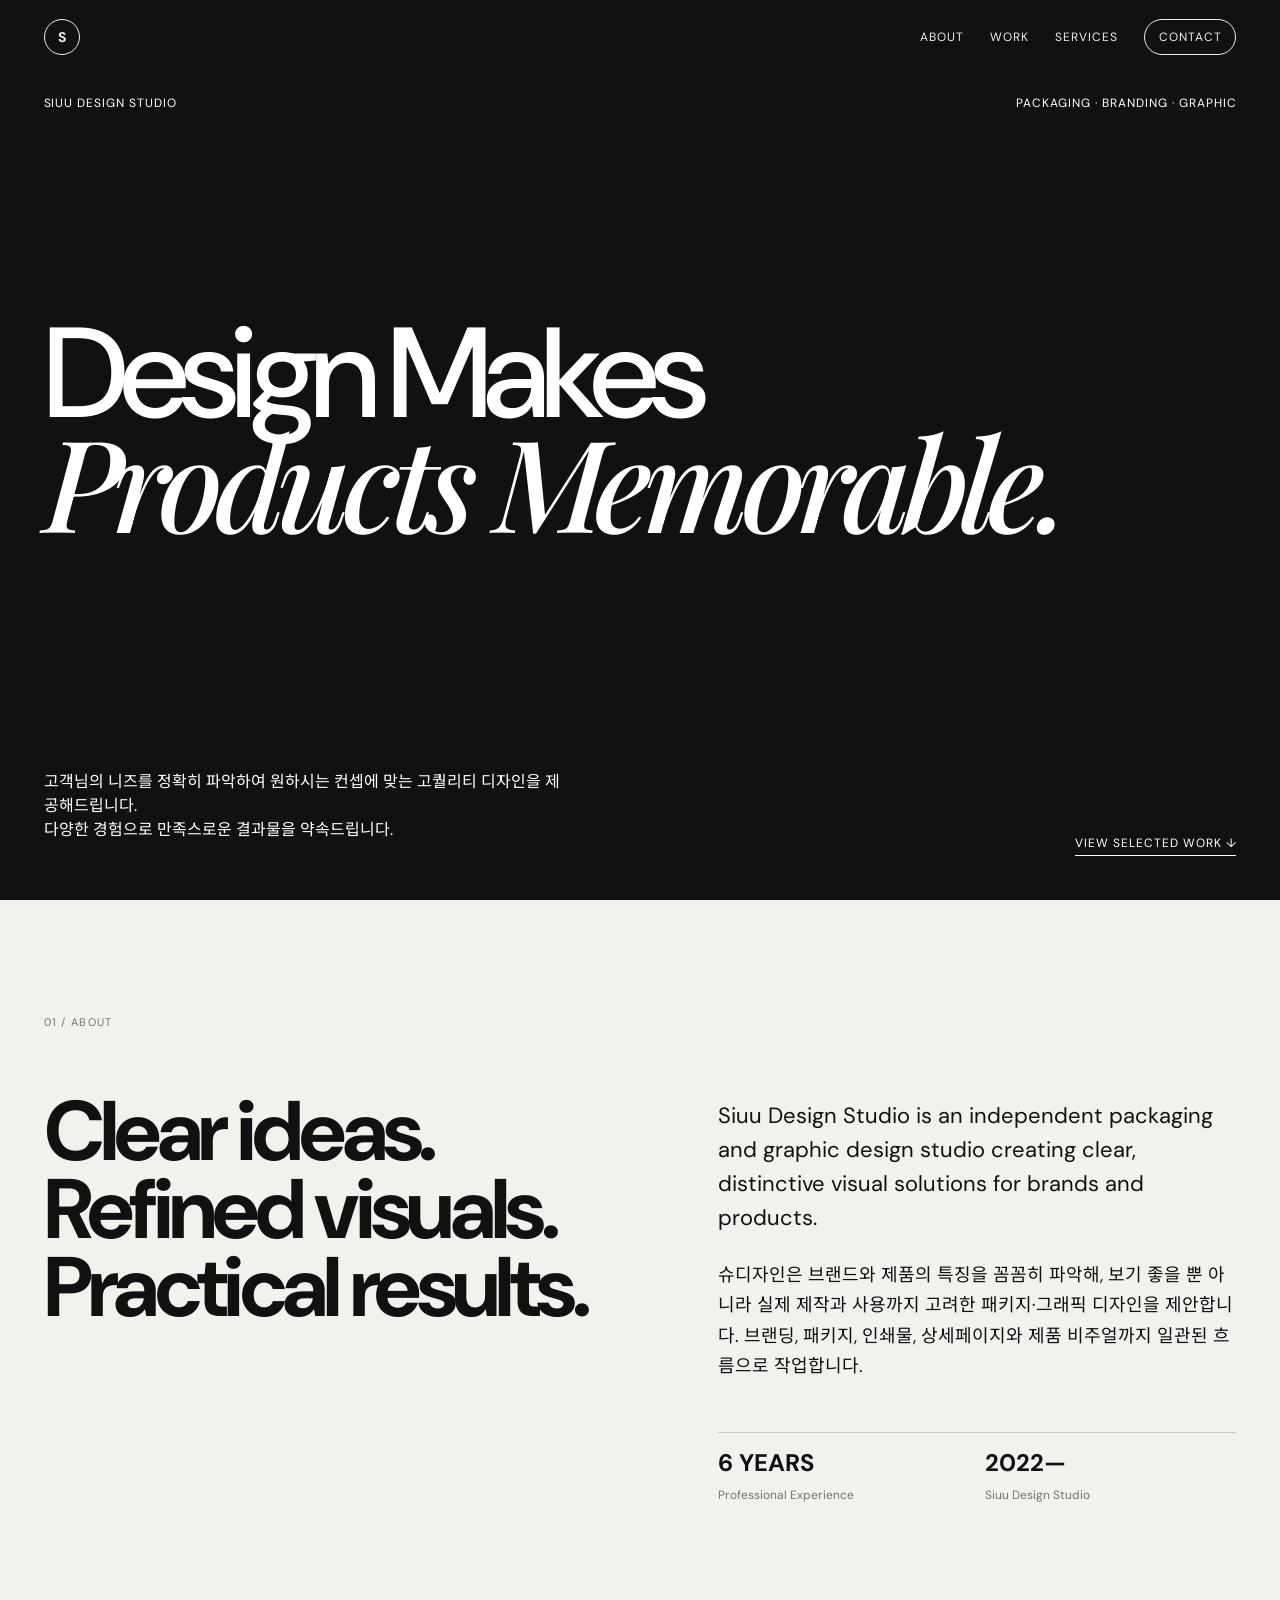
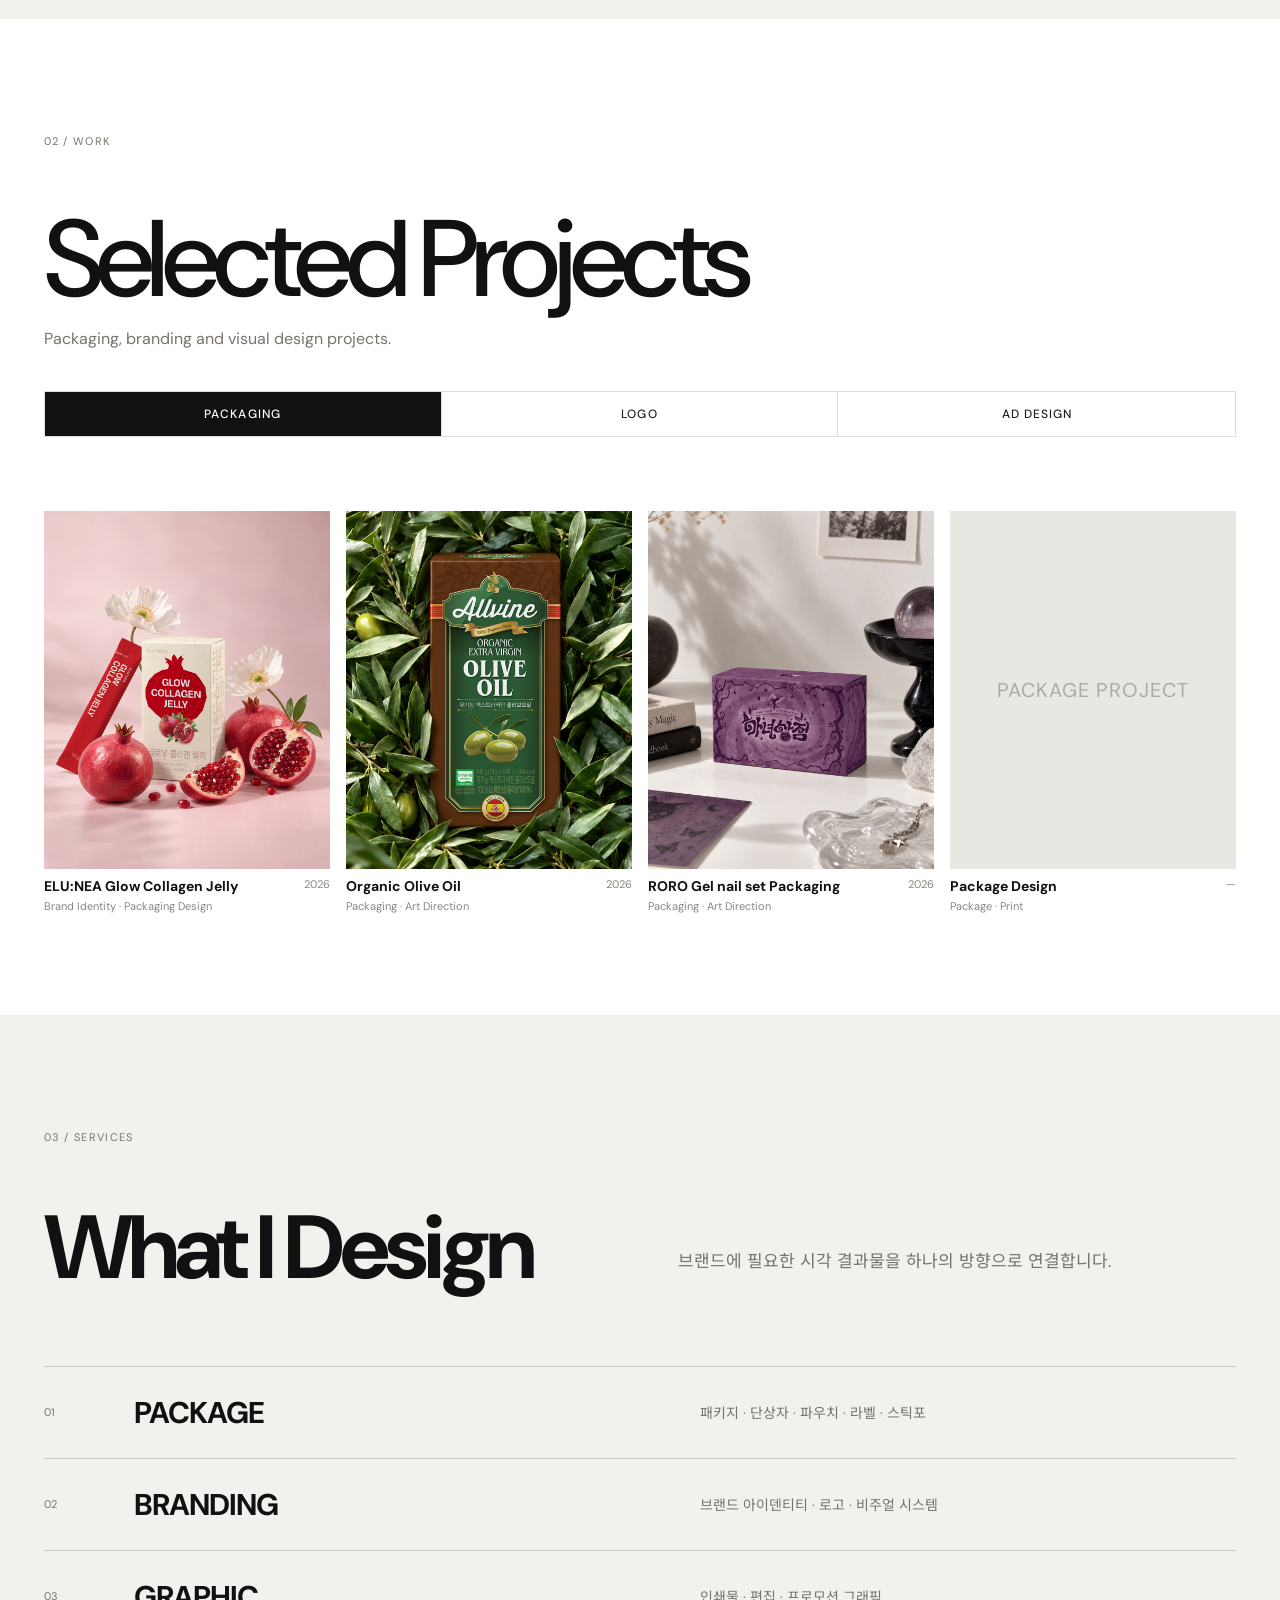
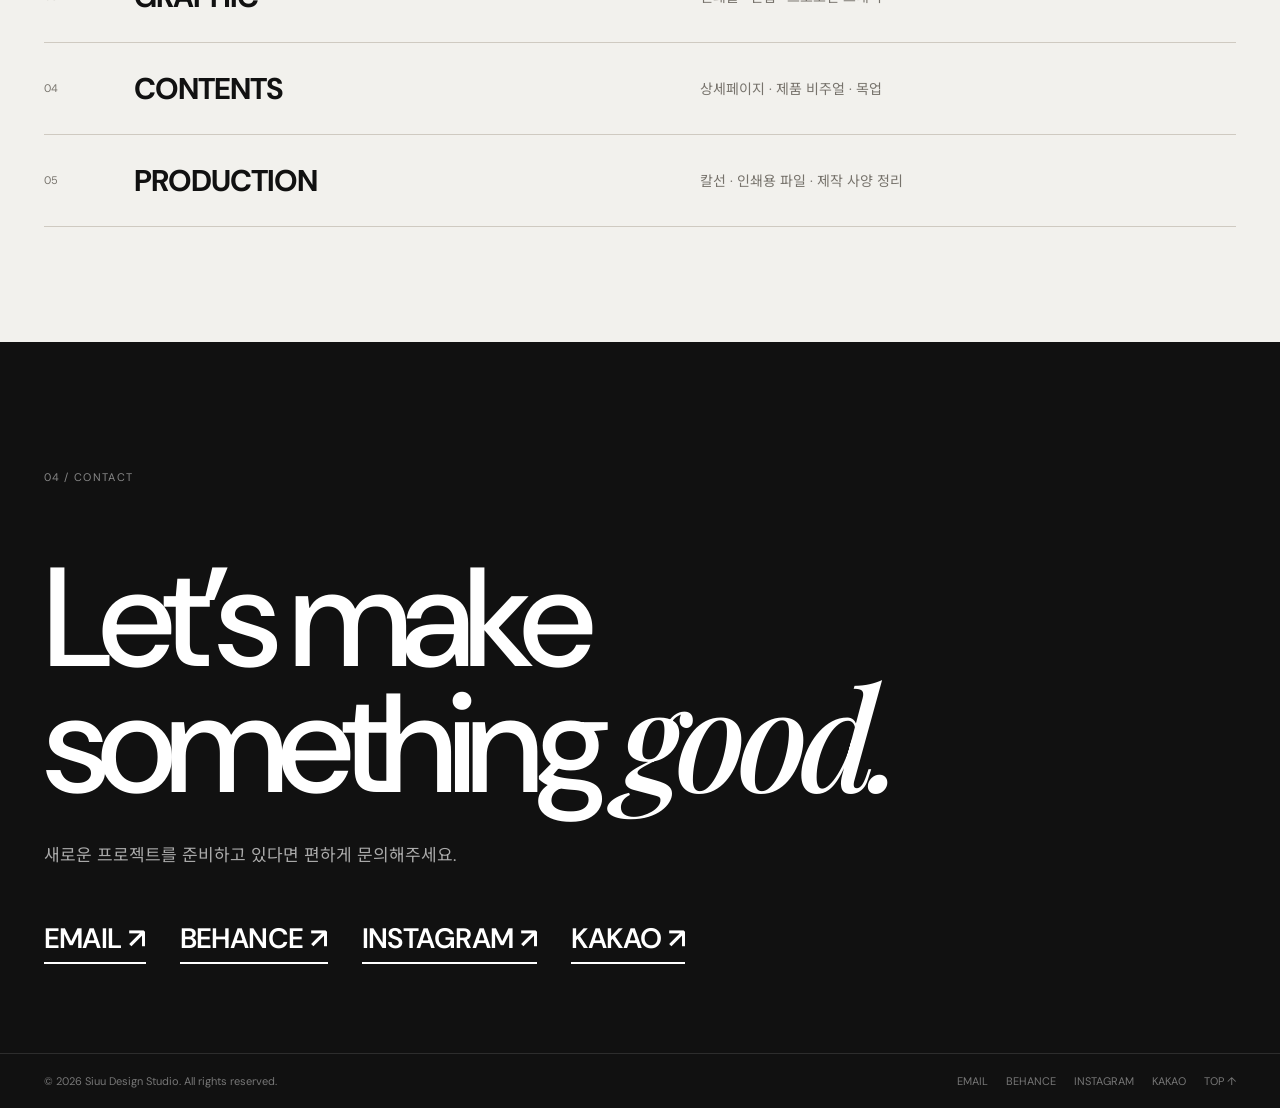
<file: index.html>
<!doctype html>
<html lang="ko">
<head>
  <meta charset="utf-8">
  <meta name="viewport" content="width=device-width,initial-scale=1">
  <title>Siuu Design Studio</title>
  <meta name="description" content="Siuu Design Studio — Packaging, Branding & Graphic Design">
  <link rel="preconnect" href="https://fonts.googleapis.com">
  <link rel="preconnect" href="https://fonts.gstatic.com" crossorigin>
  <link href="https://fonts.googleapis.com/css2?family=DM+Sans:wght@400;500;600;700&family=Noto+Sans+KR:wght@400;500;600;700&family=Playfair+Display:ital,wght@1,500&display=swap" rel="stylesheet">
  <link rel="stylesheet" href="styles.css">
</head>
<body>
<header class="header">
  <a class="mark" href="#top">S</a>
  <nav>
    <a href="#about">ABOUT</a>
    <a href="work.html">WORK</a>
    <a href="#services">SERVICES</a>
    <a class="contact-pill" href="#contact">CONTACT</a>
  </nav>
</header>

<main id="top">
  <section class="hero">
    <div class="hero-top">
      <span>SIUU DESIGN STUDIO</span>
      <span>PACKAGING · BRANDING · GRAPHIC</span>
    </div>
    <h1>Design Makes<br><em>Products Memorable.</em></h1>
    <div class="hero-bottom">
      <p>고객님의 니즈를 정확히 파악하여 원하시는 컨셉에 맞는 고퀄리티 디자인을 제공해드립니다.
<br> 다양한 경험으로 만족스로운 결과물을 약속드립니다. </p>
      <a href="work.html">VIEW SELECTED WORK ↓</a>
    </div>
  </section>

  <section id="about" class="about-section section-pad">
    <div class="section-index">01 / ABOUT</div>
    <div class="about-grid">
      <div>
        <h2>Clear ideas.<br>Refined visuals.<br>Practical results.</h2>
      </div>
      <div class="about-copy">
        <p class="en">
          Siuu Design Studio is an independent packaging and graphic design studio
          creating clear, distinctive visual solutions for brands and products.
        </p>
        <p>
          슈디자인은 브랜드와 제품의 특징을 꼼꼼히 파악해, 보기 좋을 뿐 아니라
          실제 제작과 사용까지 고려한 패키지·그래픽 디자인을 제안합니다.
          브랜딩, 패키지, 인쇄물, 상세페이지와 제품 비주얼까지 일관된 흐름으로 작업합니다.
        </p>
        <div class="facts">
          <div><strong>6 YEARS</strong><span>Professional Experience</span></div>
          <div><strong>2022—</strong><span>Siuu Design Studio</span></div>
        </div>
      </div>
    </div>
  </section>

  <section id="work" class="work-section">
    <div class="work-head section-pad">
      <div class="section-index">02 / WORK</div>
      <h2>Selected Projects</h2>
      <p>Packaging, branding and visual design projects.</p>
      <div class="filters">
      <button class="active" data-filter="package"><span class="filter-en">PACKAGING</span><span class="filter-ko">패키지 디자인</span></button>
      <button data-filter="logo"><span class="filter-en">LOGO</span><span class="filter-ko">로고 디자인</span></button>
      <button data-filter="ad"><span class="filter-en">AD DESIGN</span><span class="filter-ko">상세페이지</span></button>
    </div>
    </div>

    <div class="projects">
      <a class="project" href="project-glow.html" data-cat="package">
        <div class="project-image"><img src="assets/ELUNEA_glow_thumb.jpg" alt="ELU:NEA Glow Collagen Jelly"></div>
        <div class="project-caption">
          <div><h3>ELU:NEA Glow Collagen Jelly</h3><p>Brand Identity · Packaging Design</p></div>
          <span>2026</span>
        </div>
      </a>

      <a class="project" href="project-olive.html" data-cat="package">
        <div class="project-image portrait"><img src="assets/Allvine_oliveoil_thumb.jpg" alt="Organic Olive Oil"></div>
        <div class="project-caption">
          <div><h3>Organic Olive Oil</h3><p>Packaging · Art Direction</p></div>
          <span>2026</span>
        </div>
      </a>

      <a class="project" href="project-roro_witch's-shop.html" data-cat="package">
        <div class="project-image portrait top"><img src="assets/roro_witch's shop_thumb.jpg" alt="RORO Gel nail set Packaging"></div>
        <div class="project-caption">
          <div><h3>RORO Gel nail set Packaging</h3><p>Packaging · Art Direction</p></div>
          <span>2026</span>
        </div>
      </a>

      

    

      <div class="project placeholder" data-cat="logo">
        <div class="project-image square placeholder-box"><span>LOGO PROJECT</span></div>
        <div class="project-caption">
          <div><h3>Logo Design</h3><p>Logo · Symbol</p></div>
          <span>—</span>
        </div>
      </div>

      <div class="project placeholder" data-cat="ad">
        <div class="project-image square placeholder-box"><span>AD DESIGN PROJECT</span></div>
        <div class="project-caption">
          <div><h3>Advertising Design</h3><p>AD Design · Detail Page</p></div>
          <span>—</span>
        </div>
      </div>

      <div class="project placeholder" data-cat="package">
        <div class="project-image square placeholder-box"><span>PACKAGE PROJECT</span></div>
        <div class="project-caption">
          <div><h3>Package Design</h3><p>Package · Print</p></div>
          <span>—</span>
        </div>
      </div>
    </div>
  </section>

  <section id="services" class="services section-pad">
    <div class="section-index">03 / SERVICES</div>
    <div class="services-title">
      <h2>What I Design</h2>
      <p>브랜드에 필요한 시각 결과물을 하나의 방향으로 연결합니다.</p>
    </div>
    <div class="service-list">
      <div><span>01</span><strong>PACKAGE</strong><p>패키지 · 단상자 · 파우치 · 라벨 · 스틱포</p></div>
      <div><span>02</span><strong>BRANDING</strong><p>브랜드 아이덴티티 · 로고 · 비주얼 시스템</p></div>
      <div><span>03</span><strong>GRAPHIC</strong><p>인쇄물 · 편집 · 프로모션 그래픽</p></div>
      <div><span>04</span><strong>CONTENTS</strong><p>상세페이지 · 제품 비주얼 · 목업</p></div>
      <div><span>05</span><strong>PRODUCTION</strong><p>칼선 · 인쇄용 파일 · 제작 사양 정리</p></div>
    </div>
  </section>
  <section id="contact" class="contact">
    <div class="contact-small">04 / CONTACT</div>
    <h2>Let’s make<br>something <em>good.</em></h2>
    <p>새로운 프로젝트를 준비하고 있다면 편하게 문의해주세요.</p>
    <div class="contact-links">
      <a href="mailto:siuu_design@naver.com">EMAIL ↗</a>
      <a href="https://www.behance.net/Siuu_design" target="_blank" rel="noopener">BEHANCE ↗</a>
      <a href="https://www.instagram.com/siuu_design/" target="_blank" rel="noopener">INSTAGRAM ↗</a>
      <a href="http://pf.kakao.com/_dCxoeb" target="_blank" rel="noopener">KAKAO ↗</a>
    </div>
  </section>
</main>

<footer>
  <span>© 2026 Siuu Design Studio. All rights reserved.</span>
  <div class="footer-links">
    <a href="mailto:siuu_design@naver.com">EMAIL</a>
    <a href="https://www.behance.net/Siuu_design" target="_blank" rel="noopener">BEHANCE</a>
    <a href="https://www.instagram.com/siuu_design/" target="_blank" rel="noopener">INSTAGRAM</a>
    <a href="http://pf.kakao.com/_dCxoeb" target="_blank" rel="noopener">KAKAO</a>
    <a href="#top">TOP ↑</a>
  </div>
</footer>

<script>
const buttons = document.querySelectorAll('.filters button');
const projects = document.querySelectorAll('.project');

function applyFilter(filter){
  projects.forEach(card => {
    const cats = (card.dataset.cat || '').split(' ');
    card.style.display = cats.includes(filter) ? '' : 'none';
  });
}

applyFilter('package');

buttons.forEach(btn => {
  btn.addEventListener('click', () => {
    buttons.forEach(b => b.classList.remove('active'));
    btn.classList.add('active');
    applyFilter(btn.dataset.filter);
  });
});
</script>
</body>
</html>
</file>
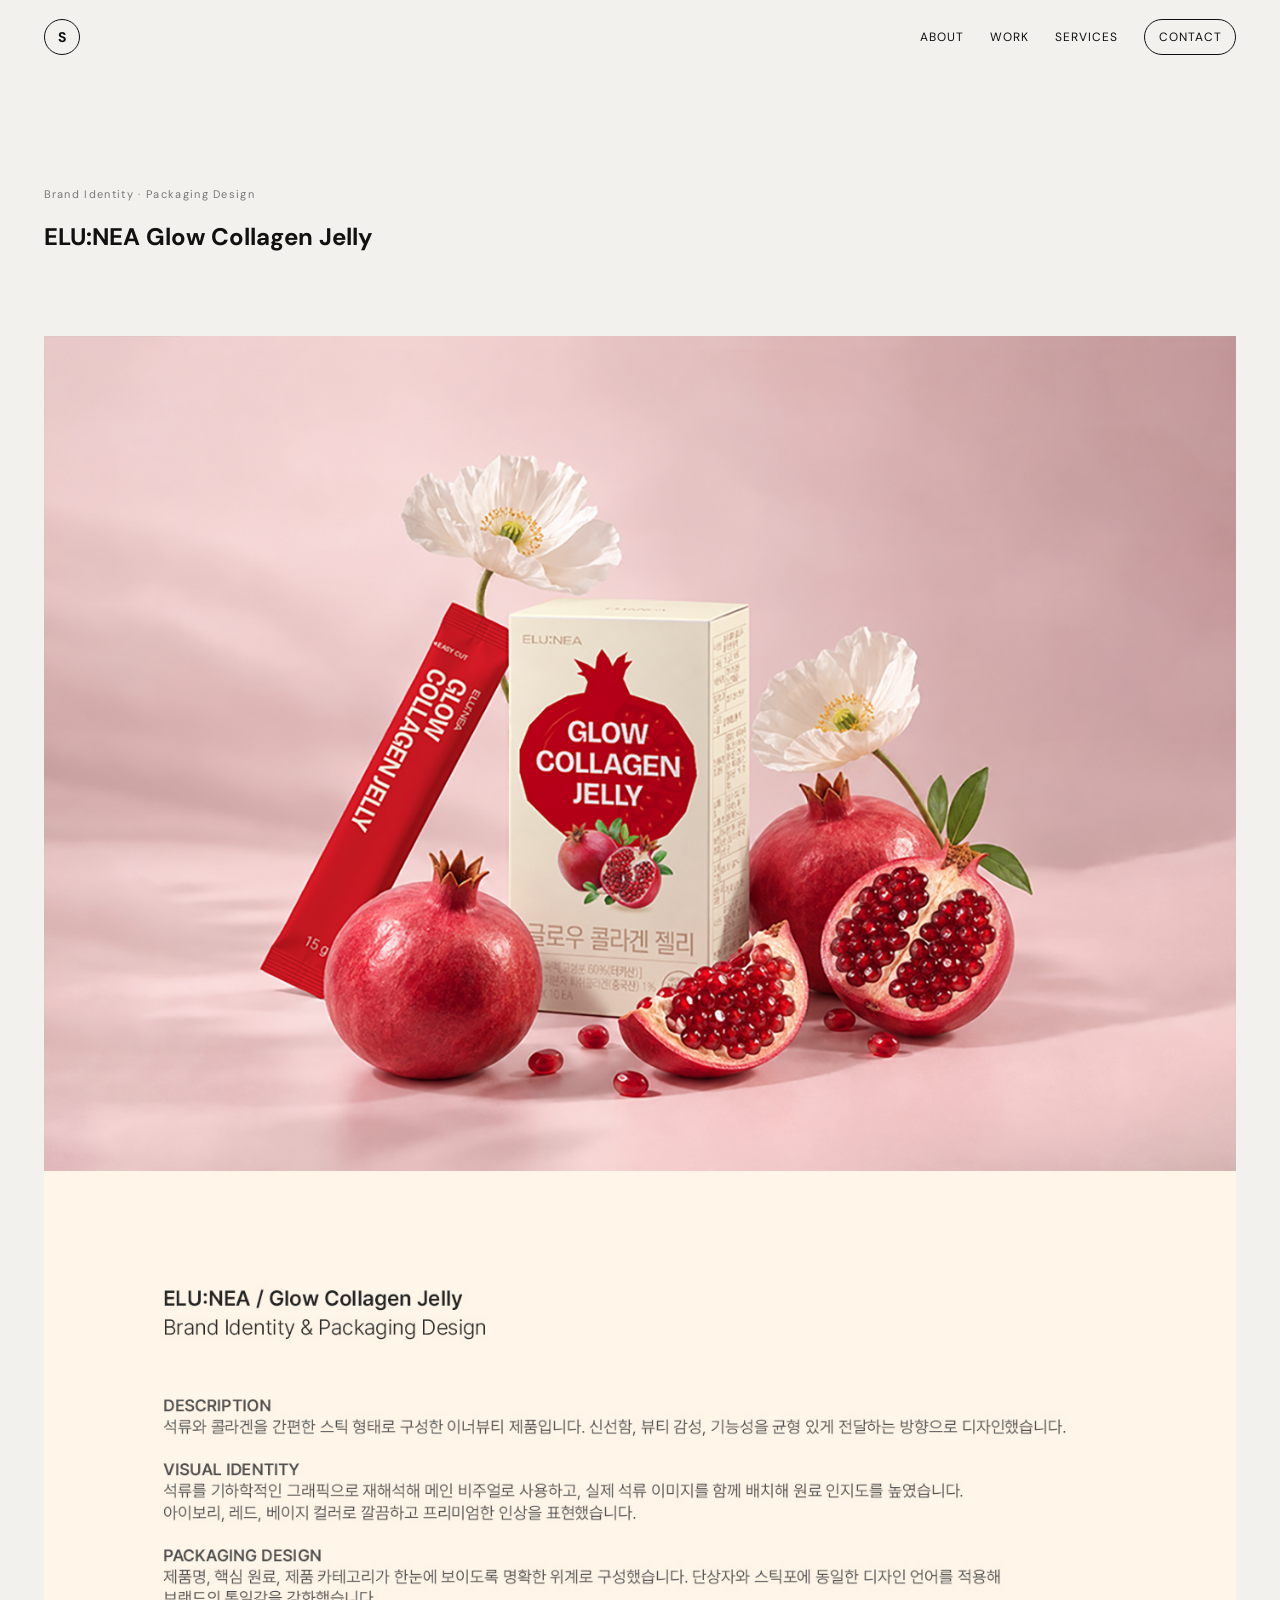
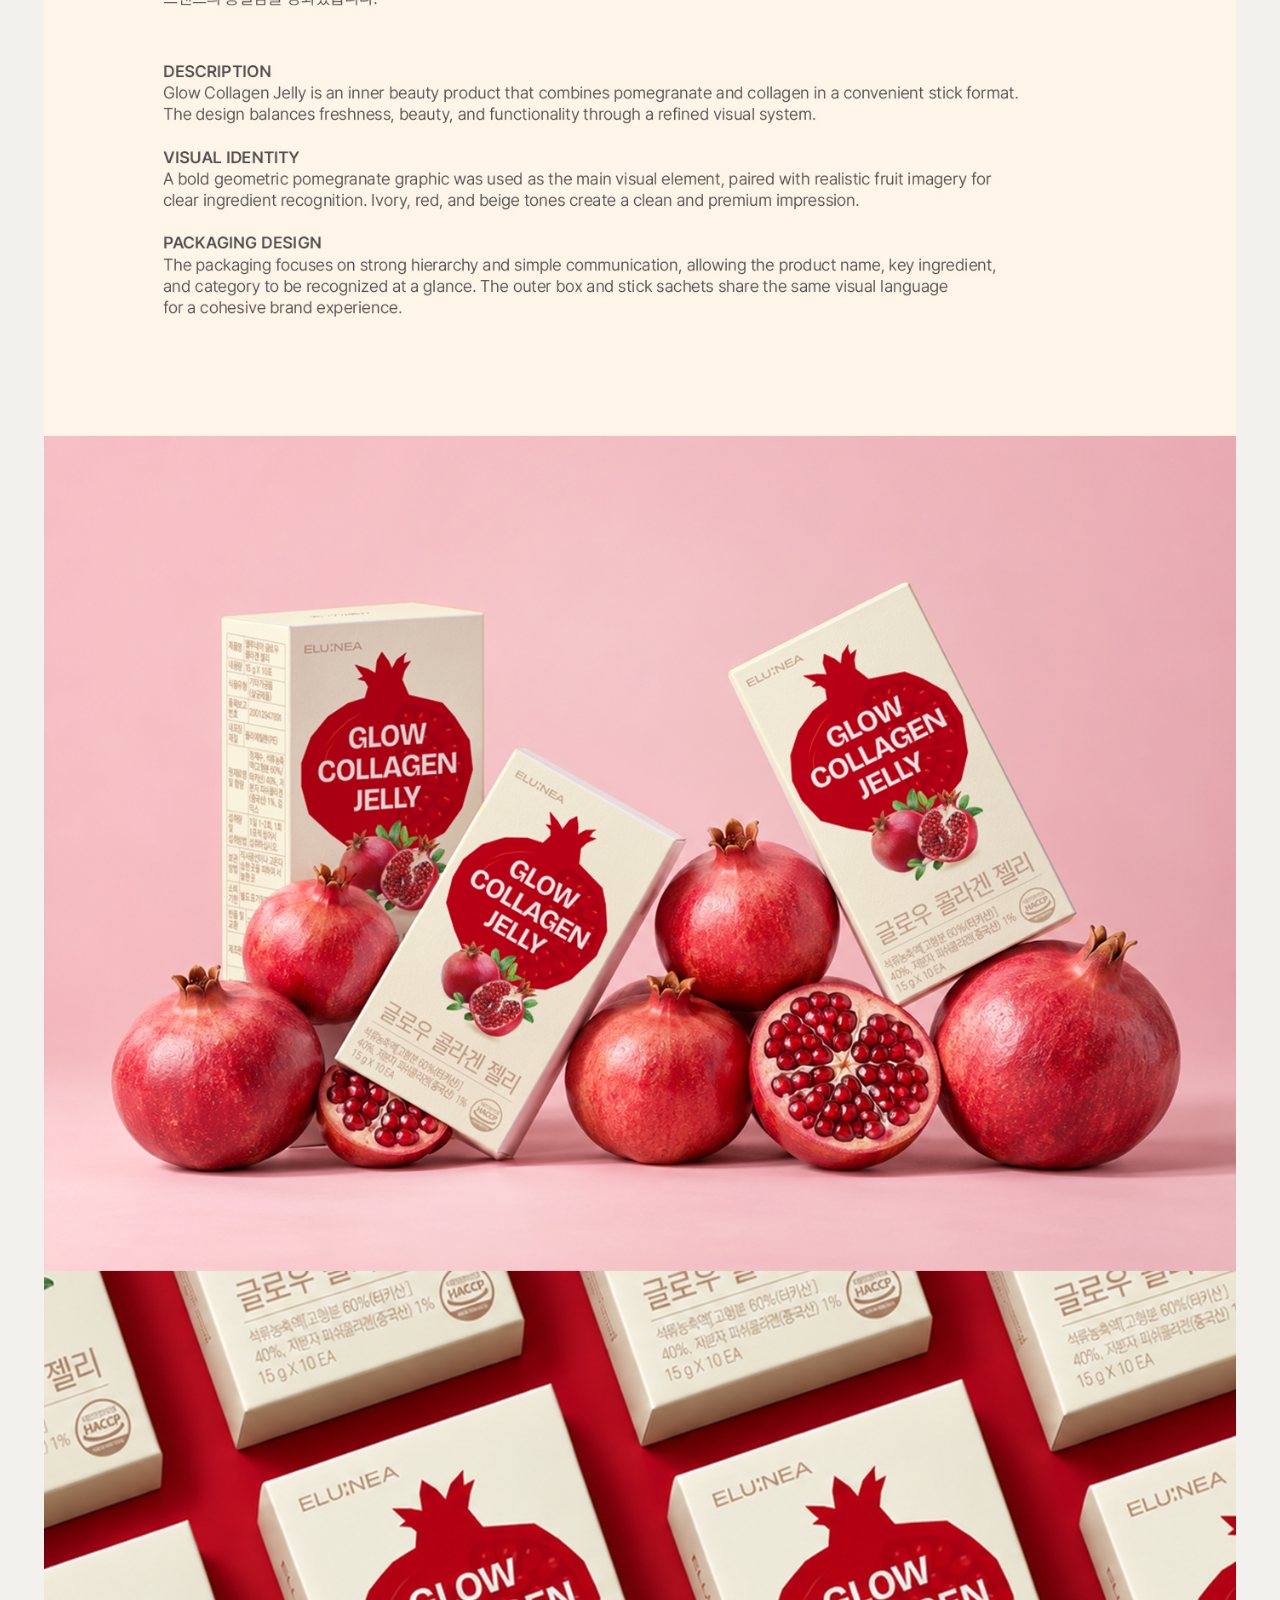
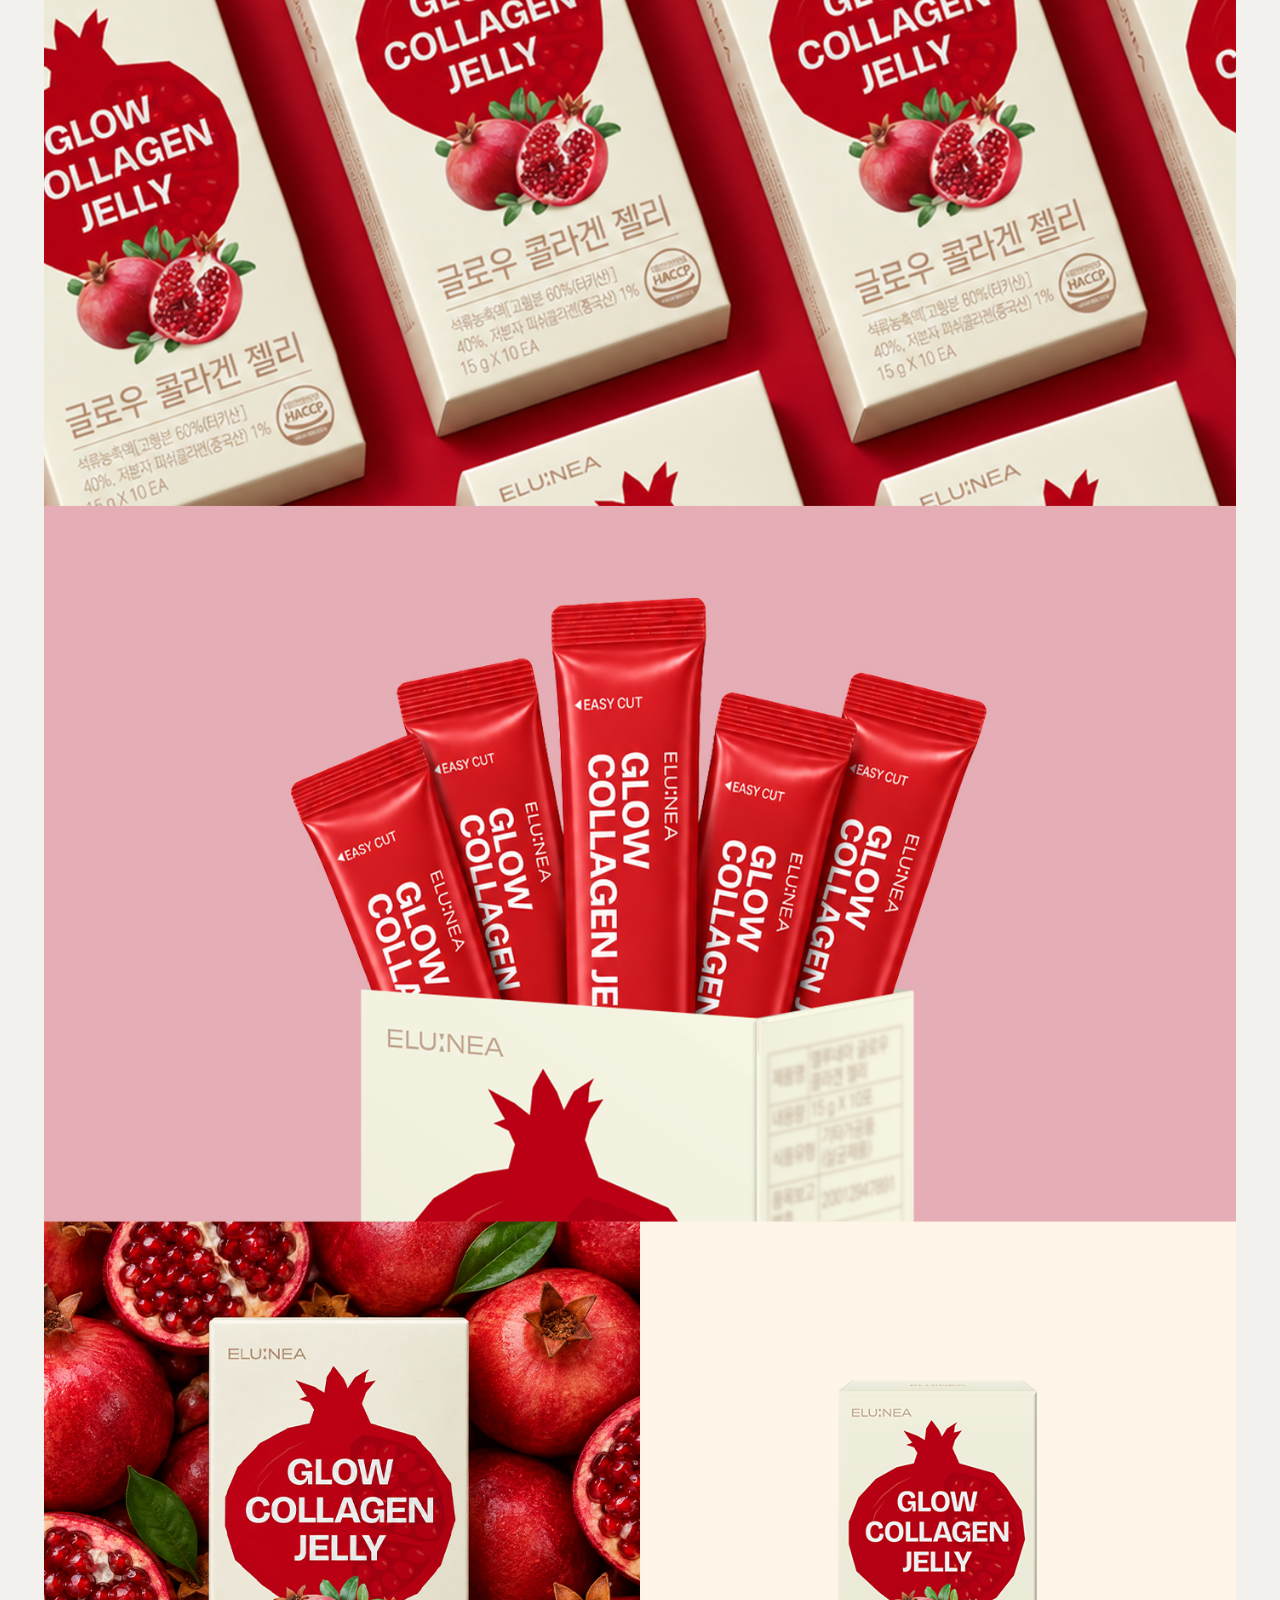
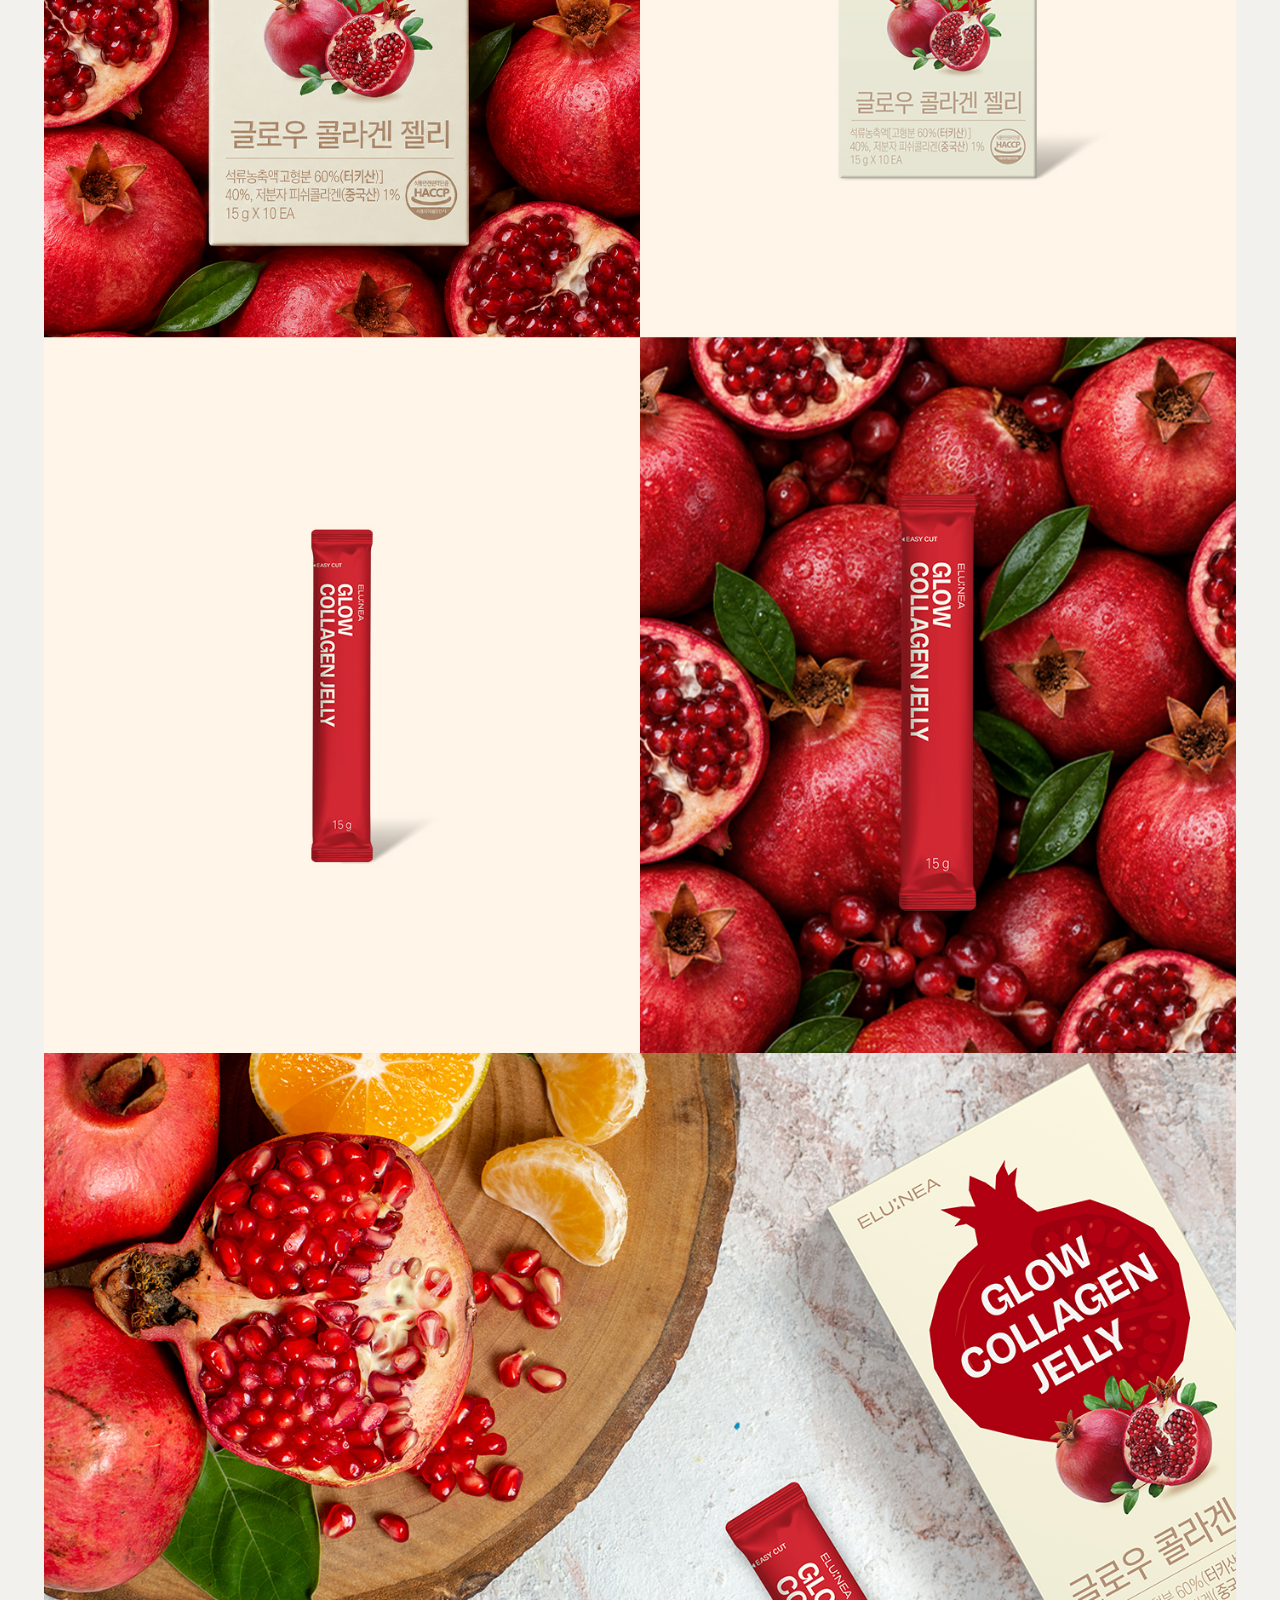
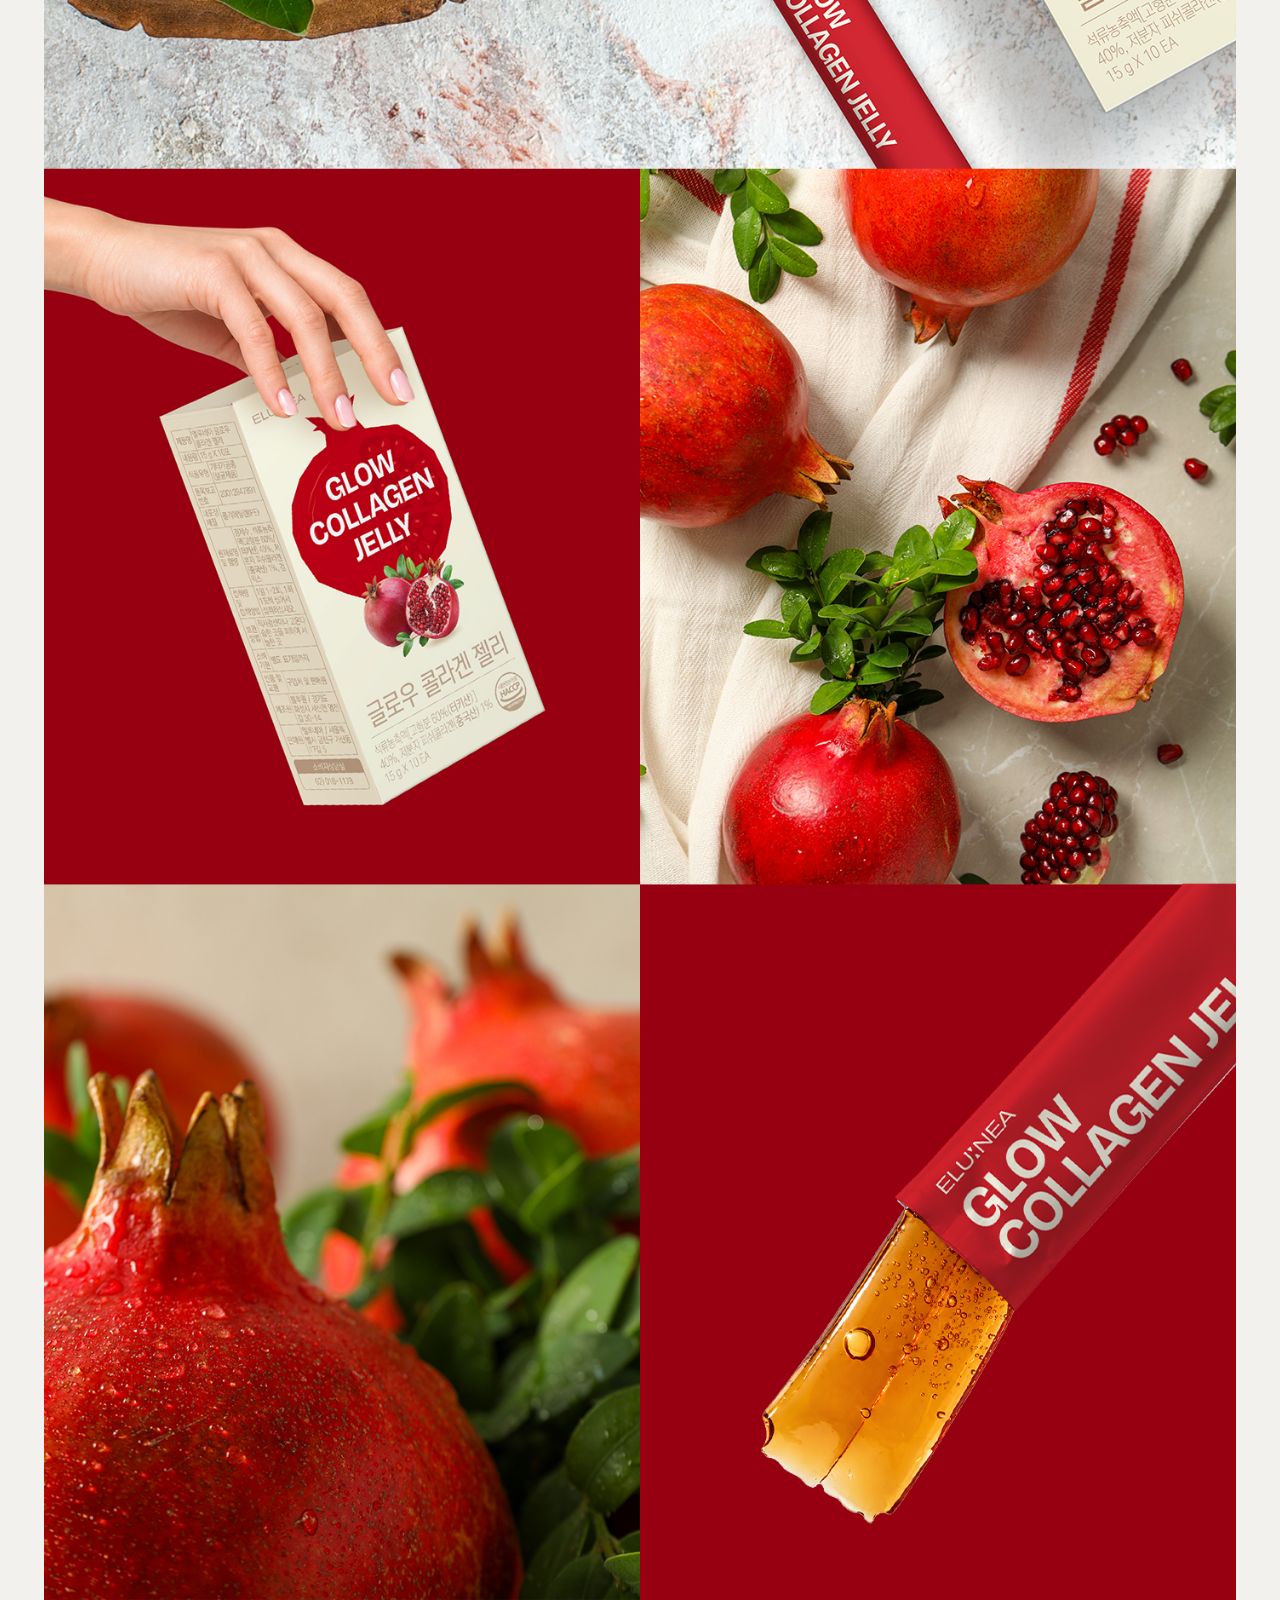
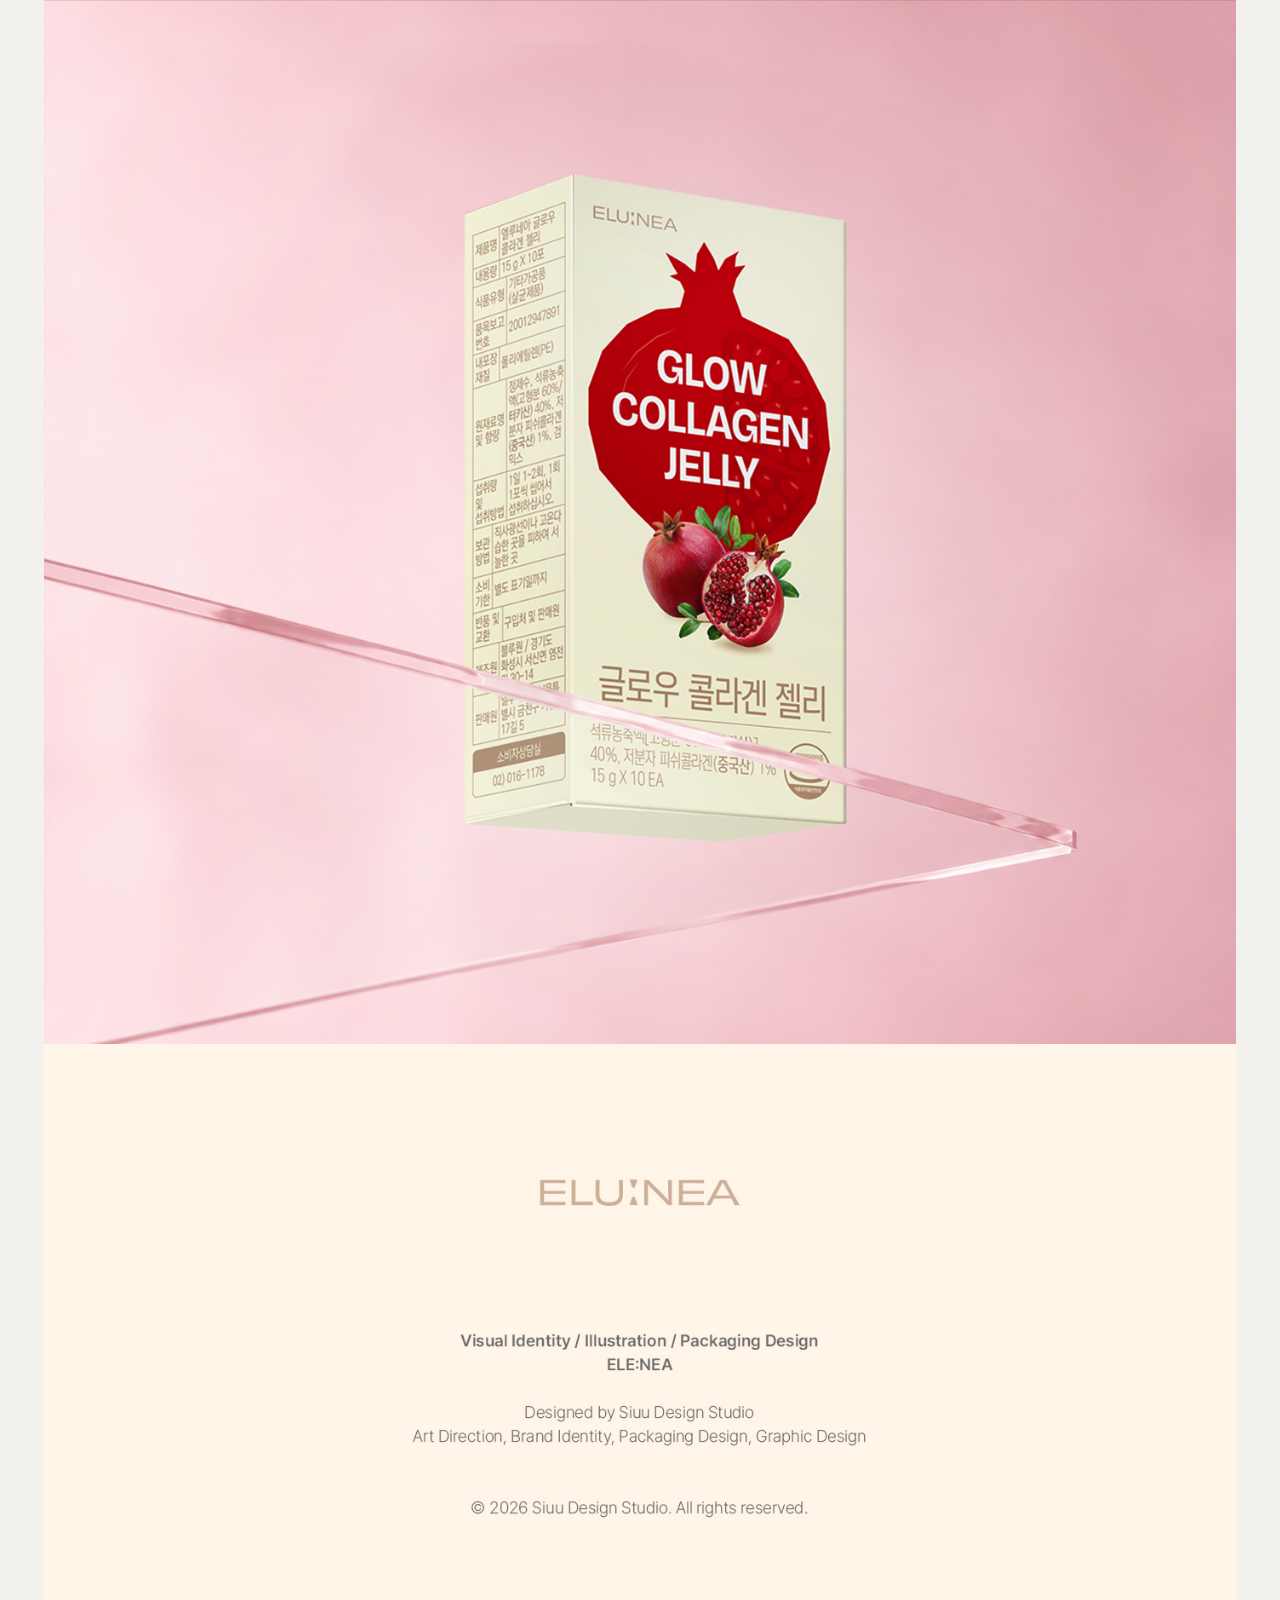
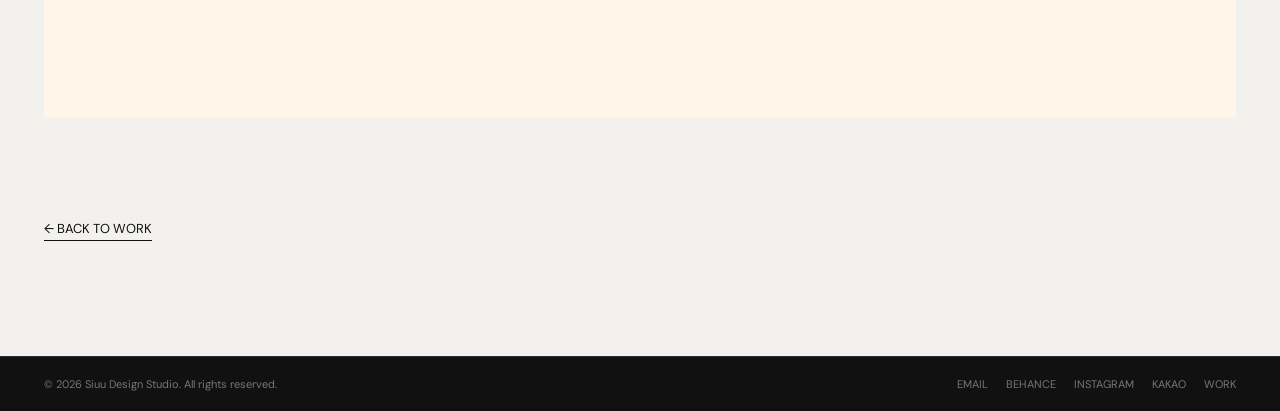
<file: project-glow.html>
<!doctype html><html lang="ko"><head>
<meta charset="utf-8"><meta name="viewport" content="width=device-width,initial-scale=1">
<title>ELU:NEA Glow Collagen Jelly — Siuu Design Studio</title>
<link rel="preconnect" href="https://fonts.googleapis.com"><link rel="preconnect" href="https://fonts.gstatic.com" crossorigin>
<link href="https://fonts.googleapis.com/css2?family=DM+Sans:wght@400;500;600;700&family=Noto+Sans+KR:wght@400;500;600;700&family=Playfair+Display:ital,wght@1,500&display=swap" rel="stylesheet">
<link rel="stylesheet" href="styles.css">
<style>
.case-page{padding:110px 3.4vw 9vw}
.case-head{padding:6vw 0 5vw}
.case-head .cat{font-size:11px;letter-spacing:.12em;color:#777}
.case-head h1{font-size:clamp(58px,8vw,125px);line-height:.9;letter-spacing:-.055em;margin:18px 0 30px}
.case-head p{font-size:18px;line-height:1.7;max-width:720px;color:#555}
.case-image{margin-bottom:4vw;background:#eee}
.case-image img{height:auto}
.back{display:inline-block;margin-top:4vw;border-bottom:1px solid #111;padding-bottom:3px;font-size:13px}
@media(max-width:760px){.case-page{padding:90px 5vw 16vw}.case-head{padding:14vw 0 10vw}}
</style></head><body>
<header class="header"><a class="mark" href="index.html">S</a><nav><a href="index.html#about">ABOUT</a><a href="index.html#work">WORK</a><a href="index.html#services">SERVICES</a><a class="contact-pill" href="index.html#contact">CONTACT</a></nav></header>
<main class="case-page">
  <section class="case-head">
    <div class="cat">Brand Identity · Packaging Design</div>
    <h2>ELU:NEA Glow Collagen Jelly</h2>
  </section>

  <div class="case-image">
    <img src="assets/ELUNEA_glow.jpg" alt="ELU:NEA Glow Collagen Jelly">
  </div>

  <a class="back" href="index.html#work">← BACK TO WORK</a>
</main>

<footer>
  <span>© 2026 Siuu Design Studio. All rights reserved.</span>
  <div class="footer-links">
    <a href="mailto:siuu_design@naver.com">EMAIL</a>
    <a href="https://www.behance.net/Siuu_design" target="_blank" rel="noopener">BEHANCE</a>
    <a href="https://www.instagram.com/siuu_design/" target="_blank" rel="noopener">INSTAGRAM</a>
    <a href="http://pf.kakao.com/_dCxoeb" target="_blank" rel="noopener">KAKAO</a>
    <a href="work.html">WORK</a>
  </div>
</footer>
</body></html>
</file>
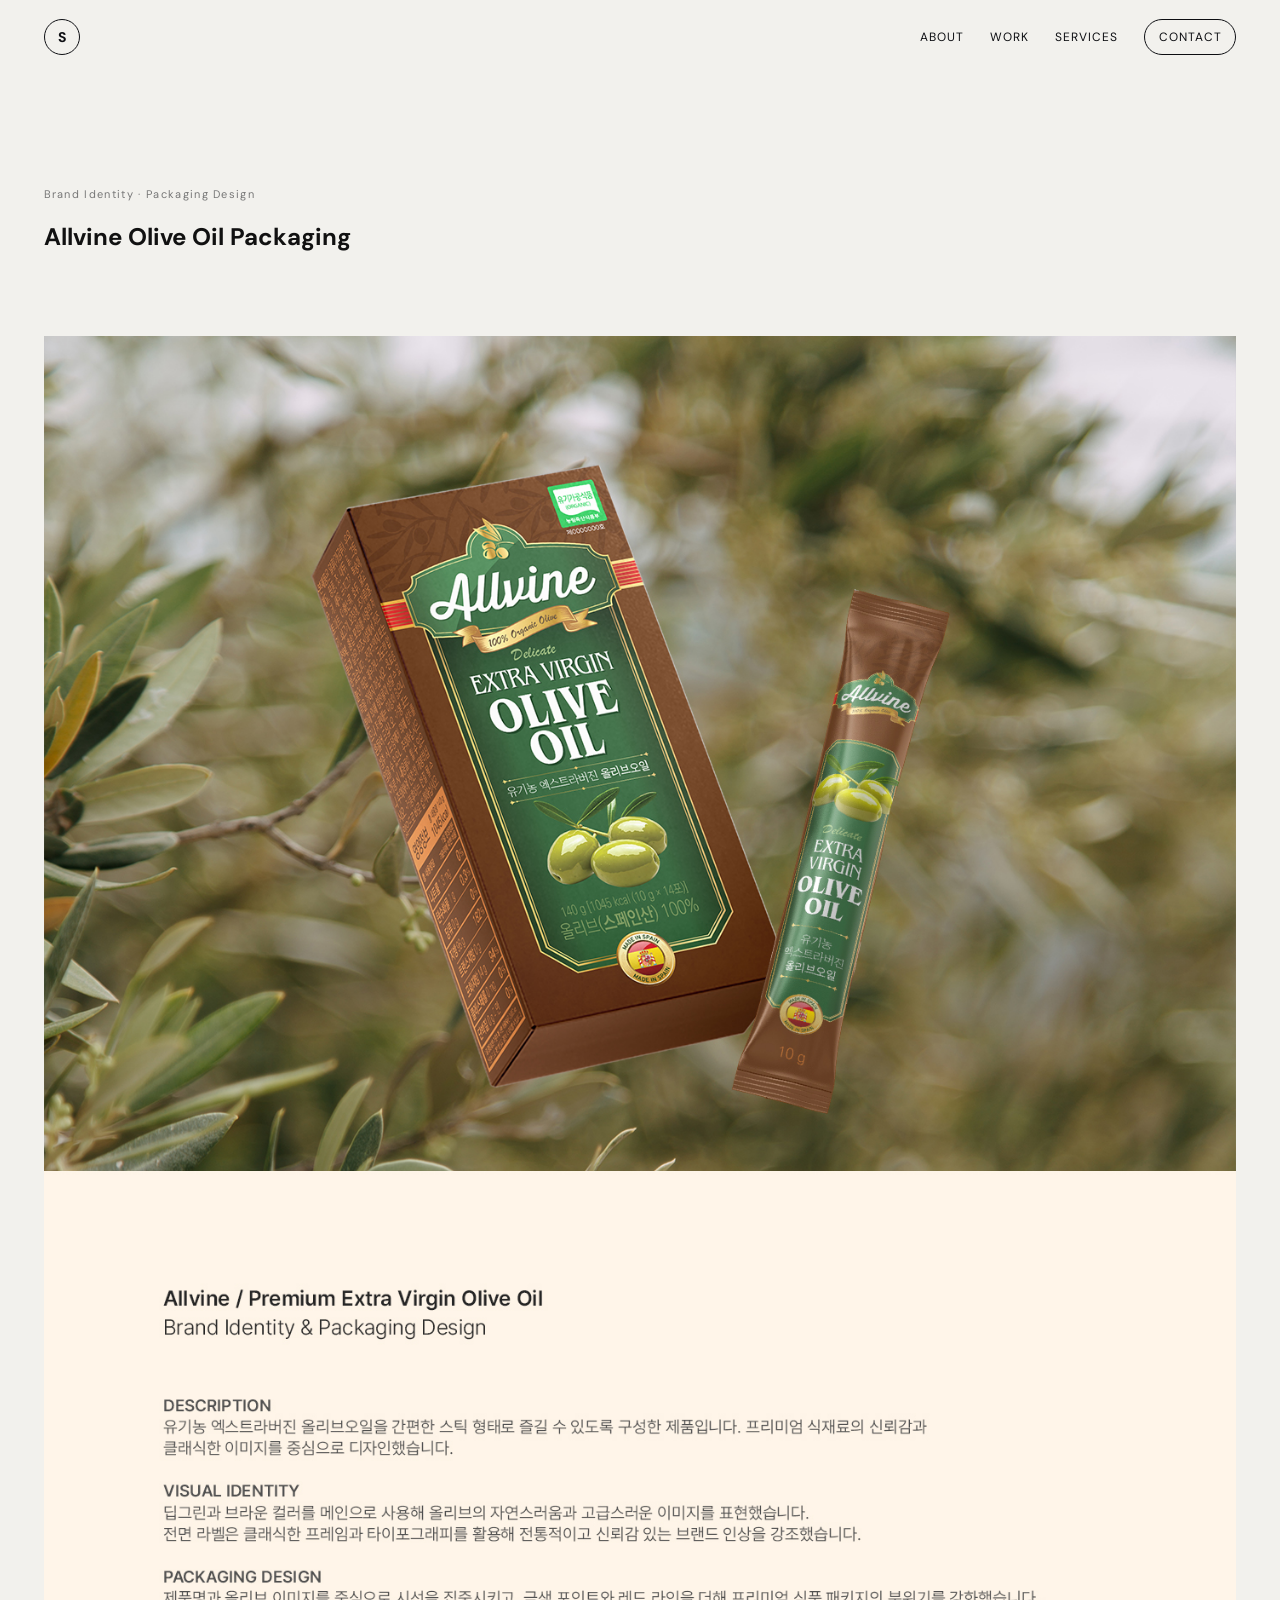
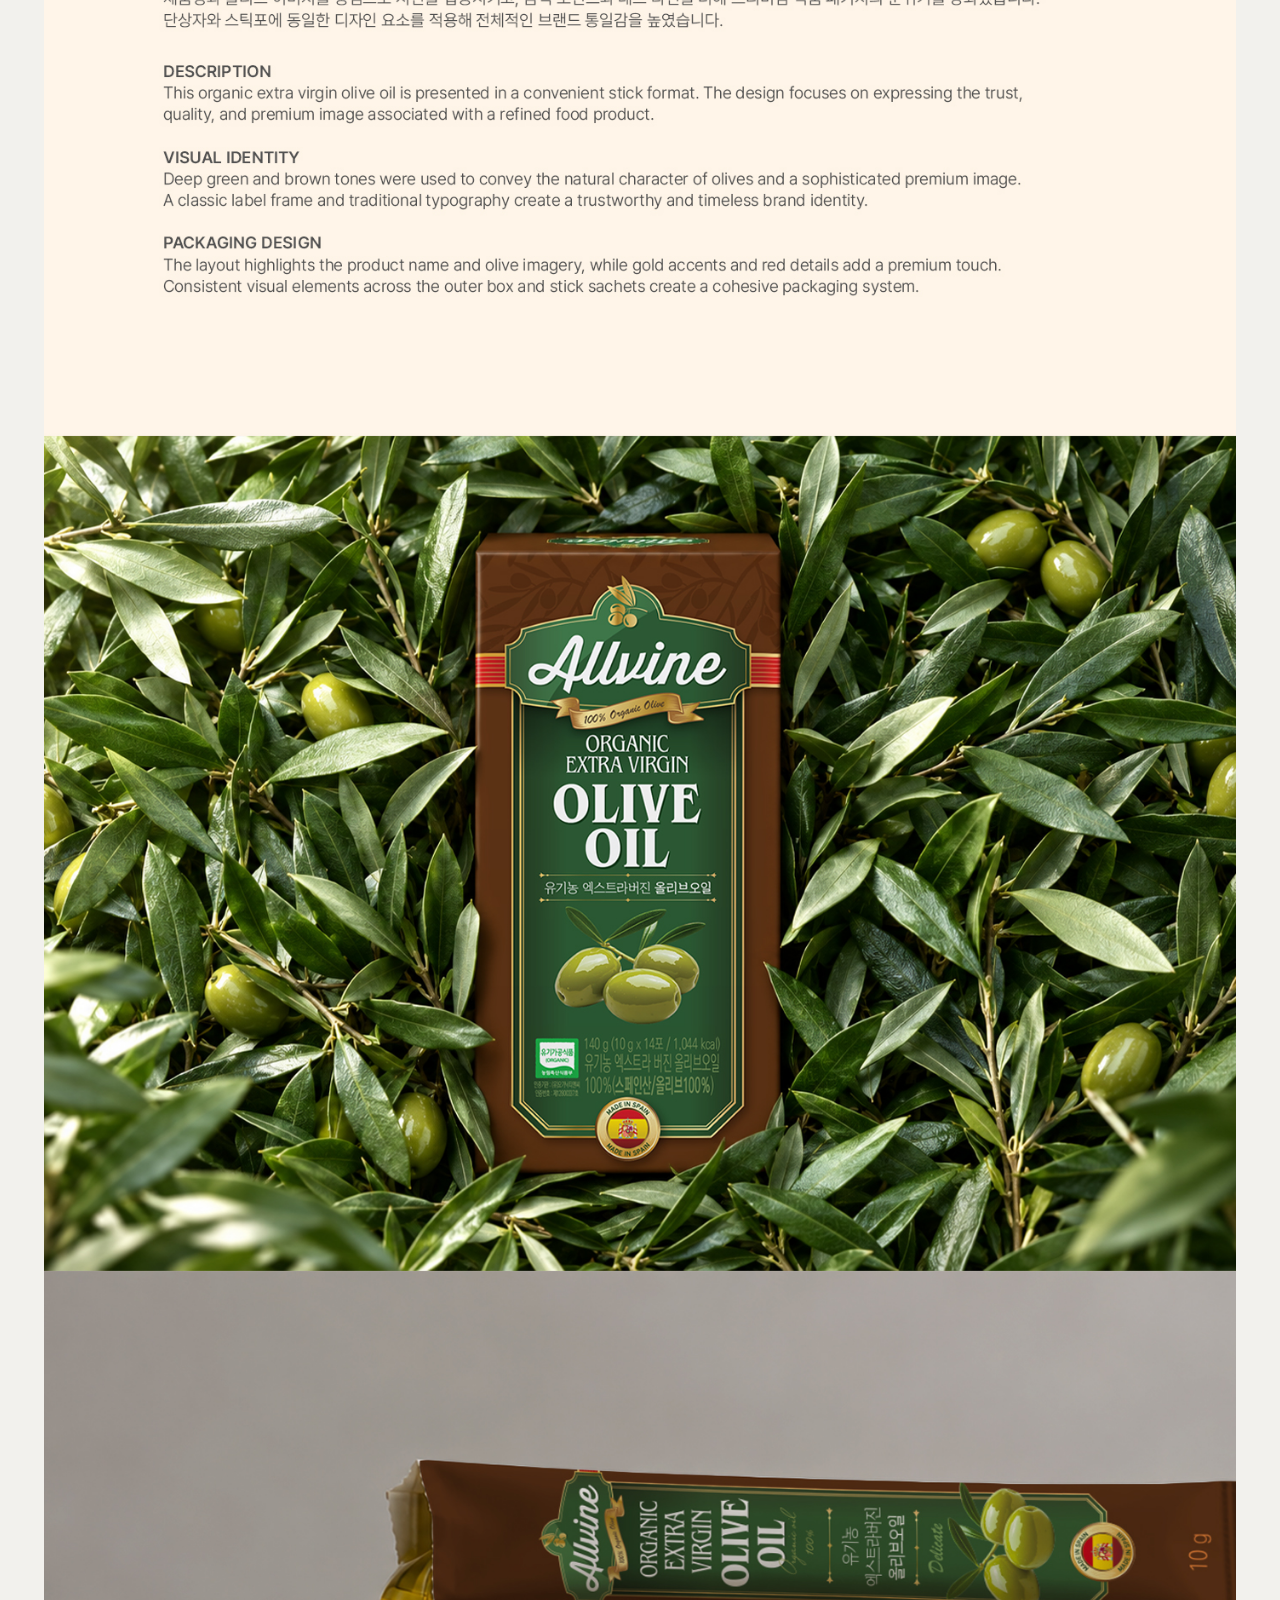
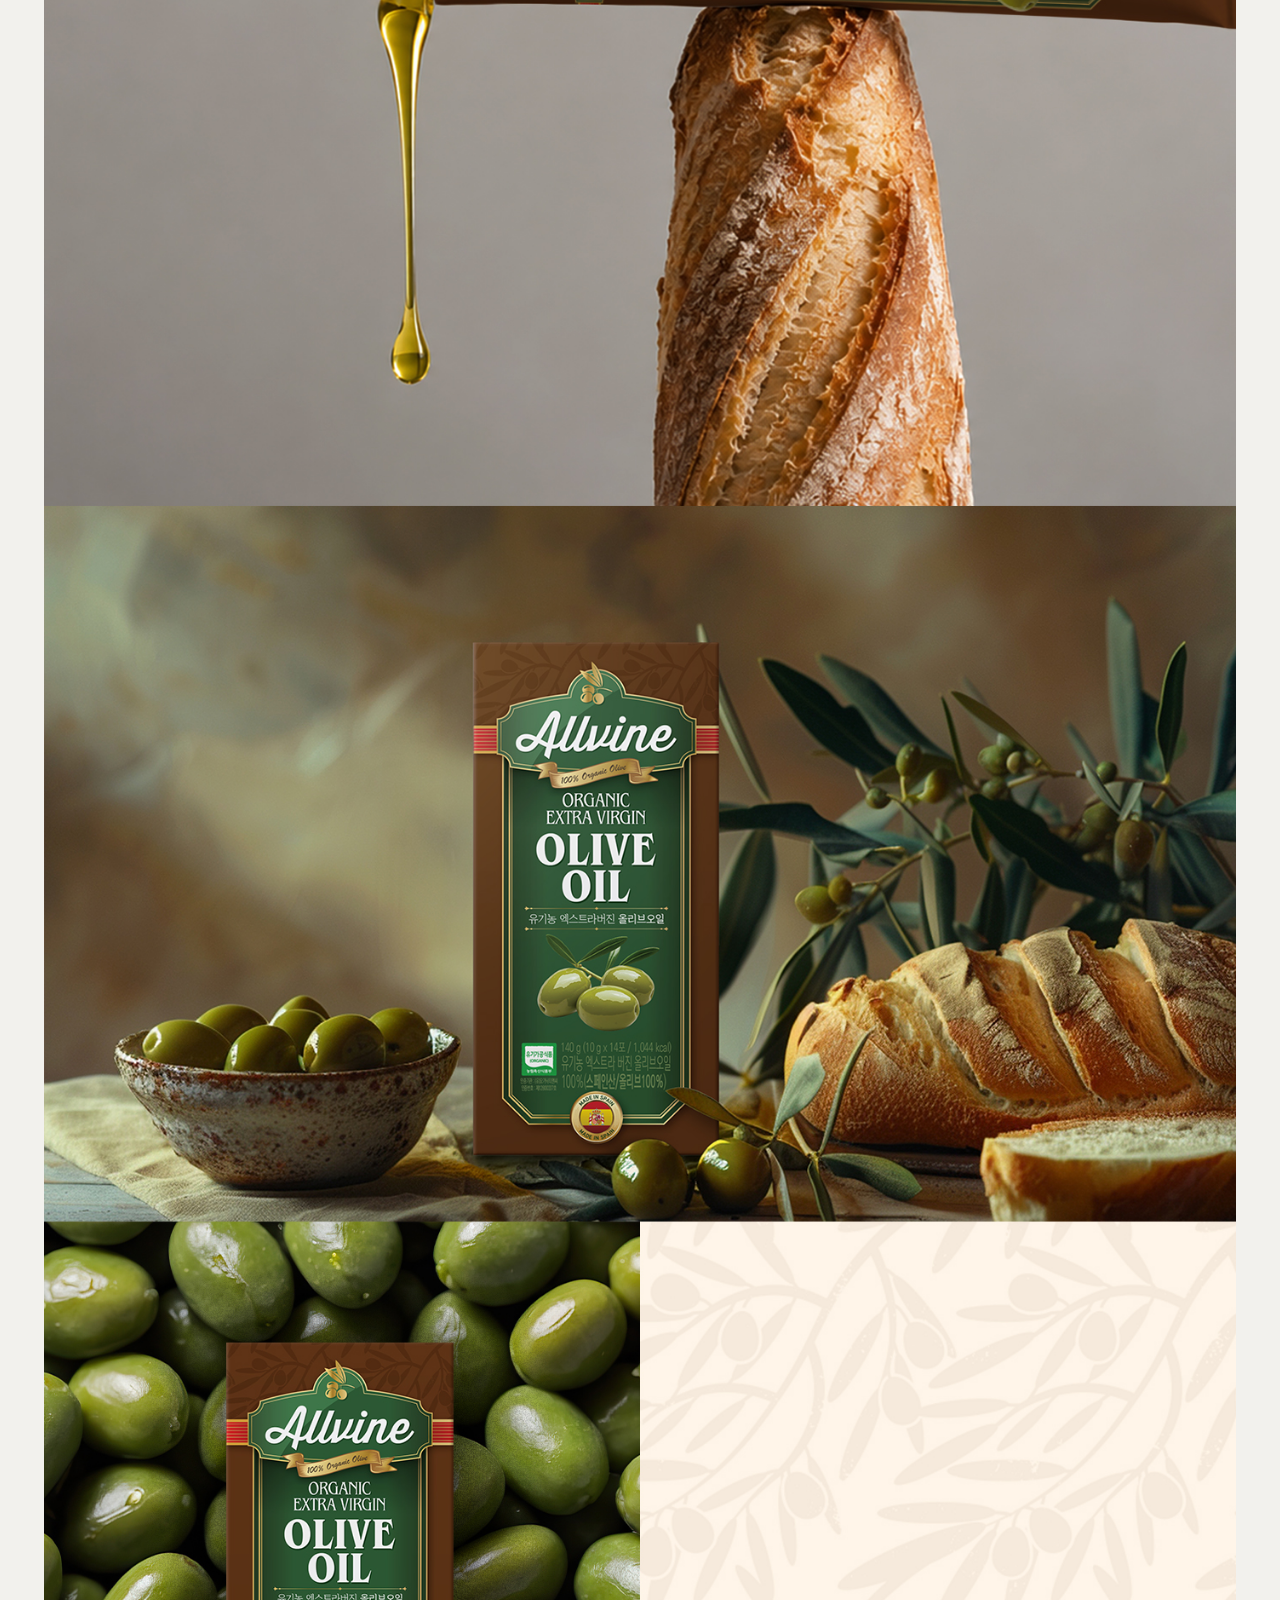
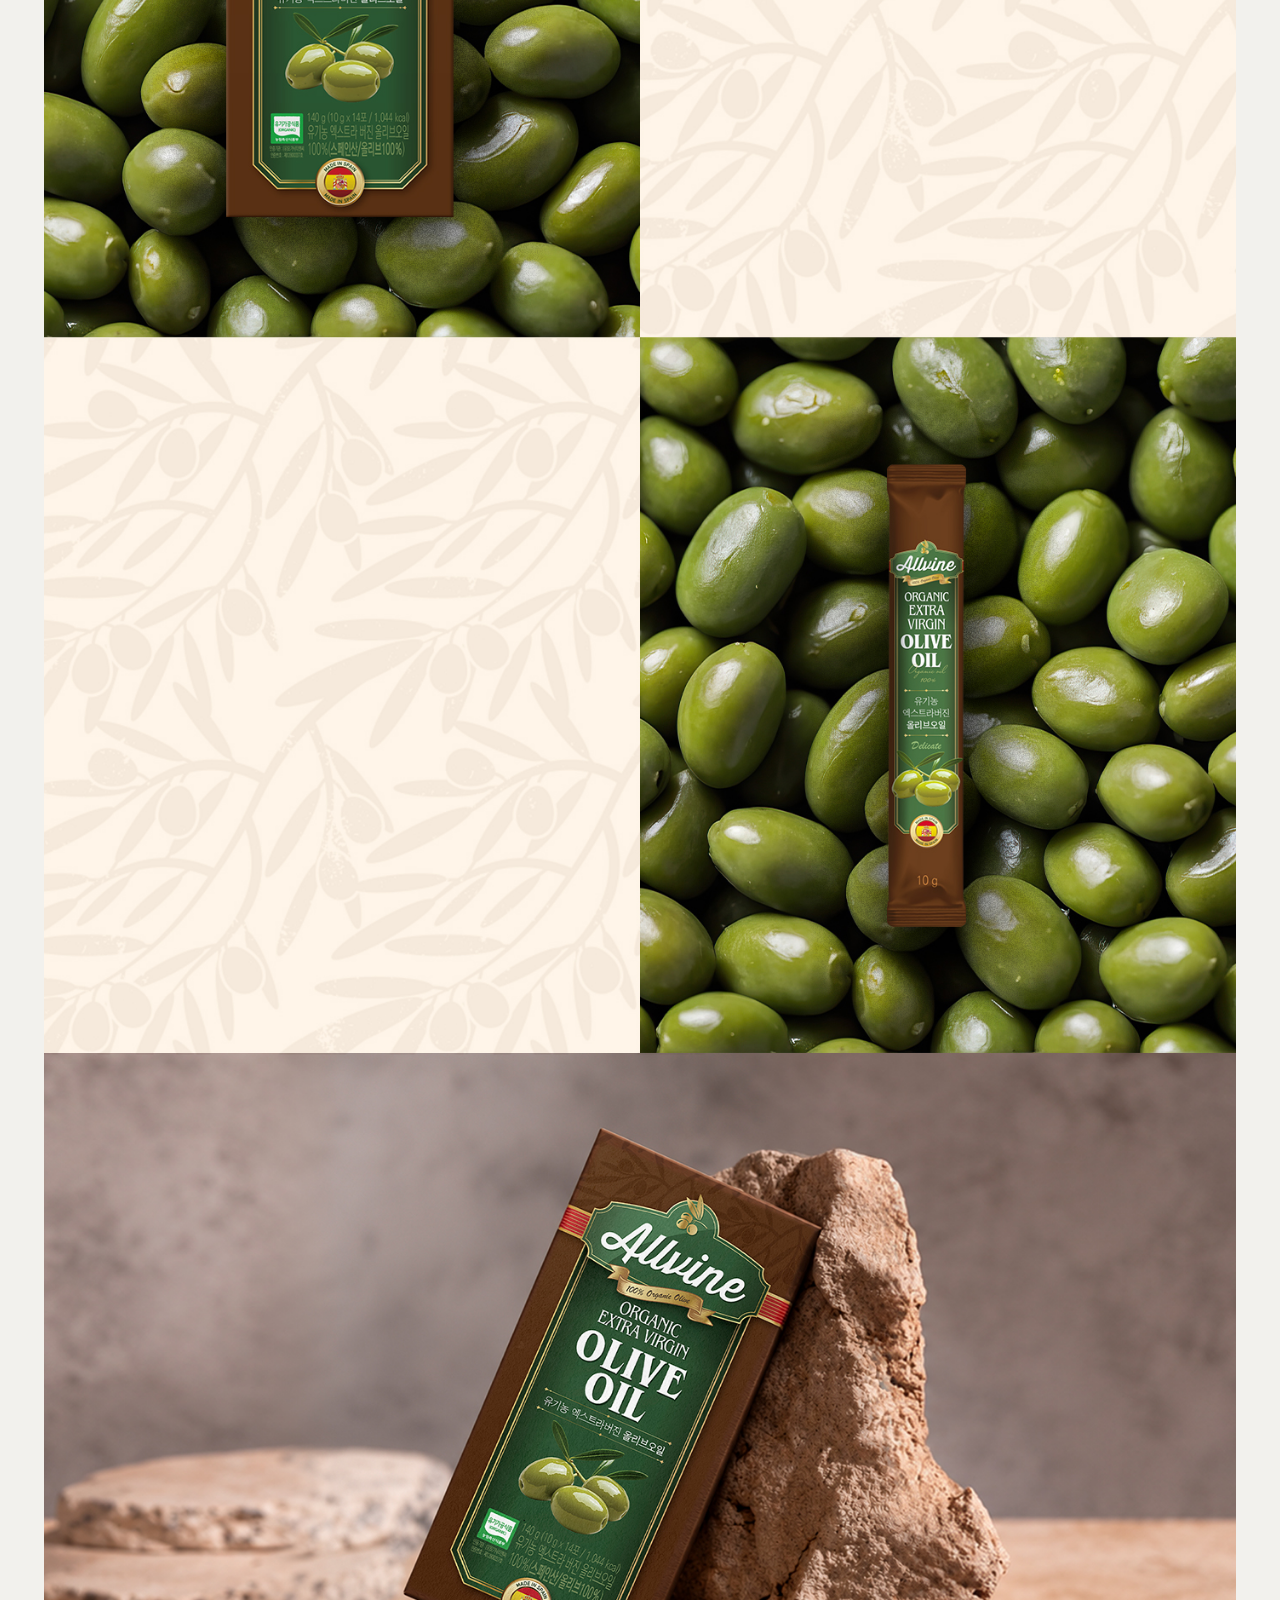
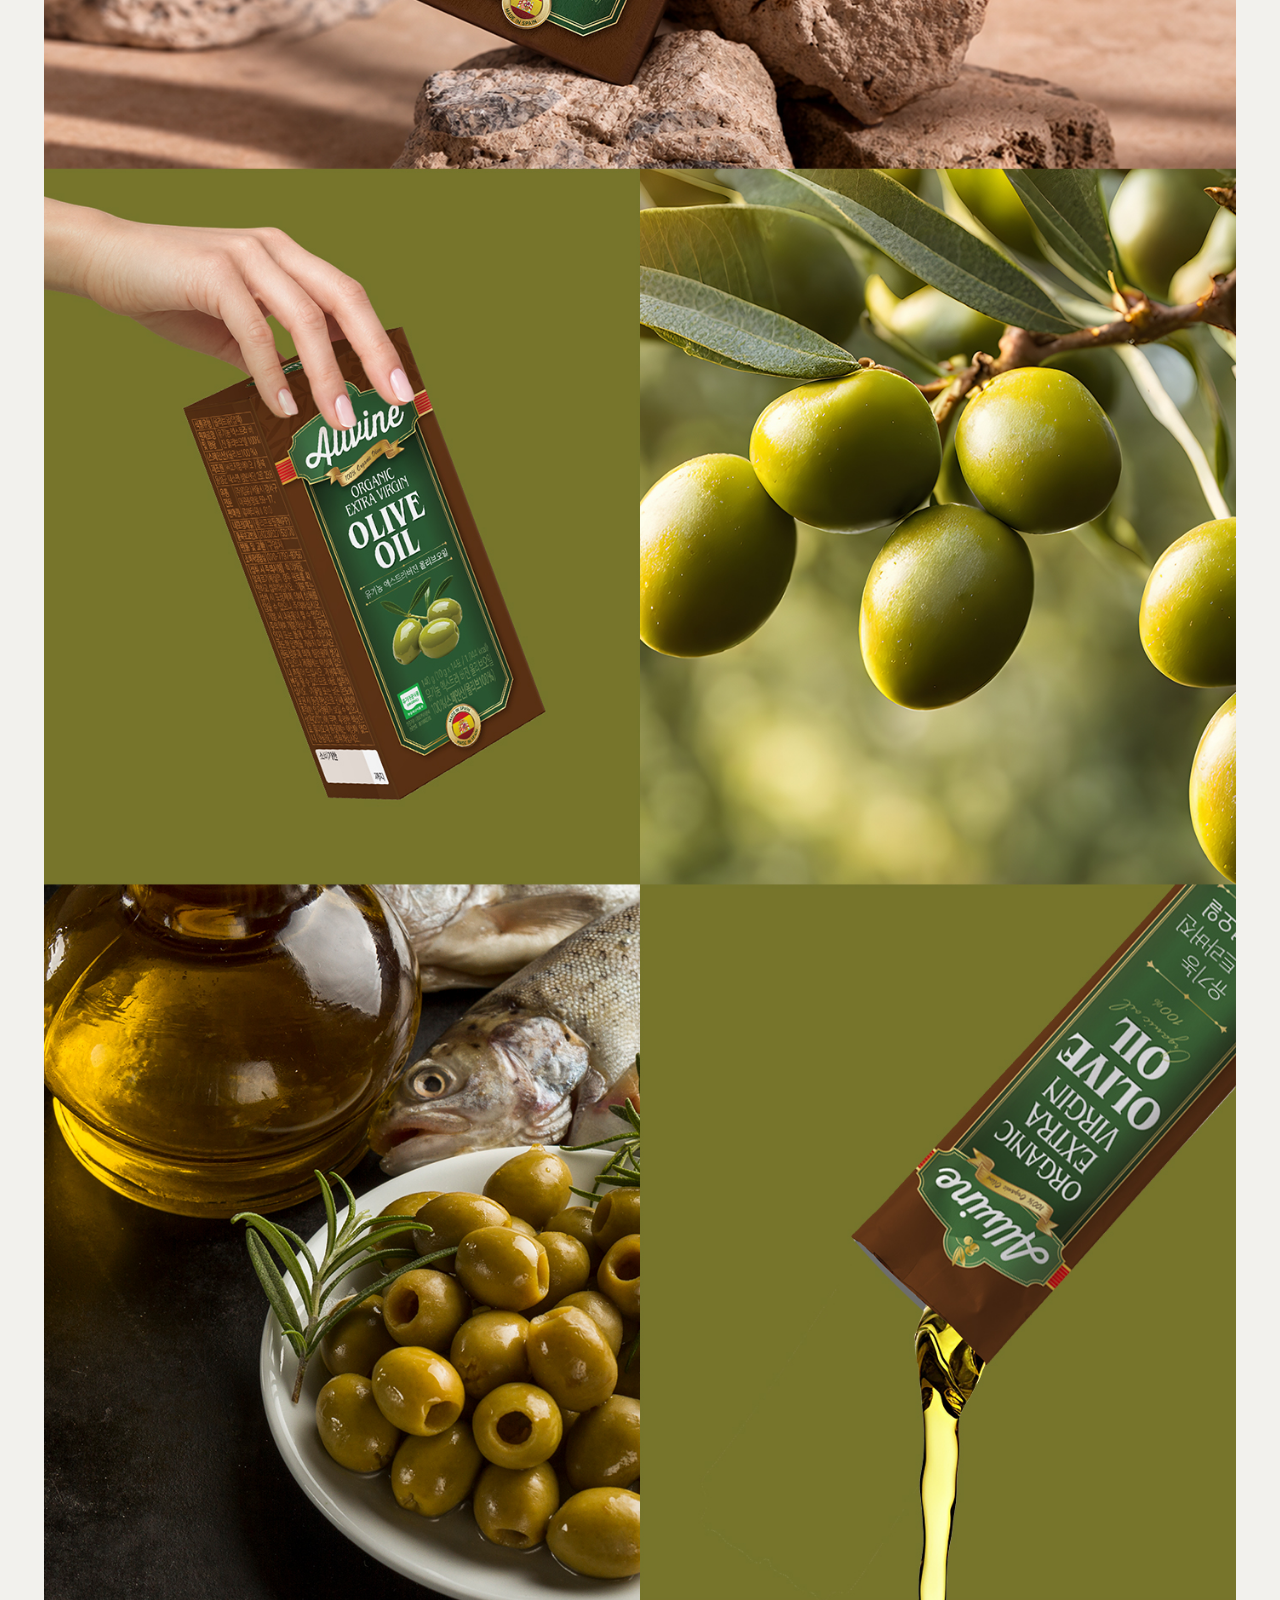
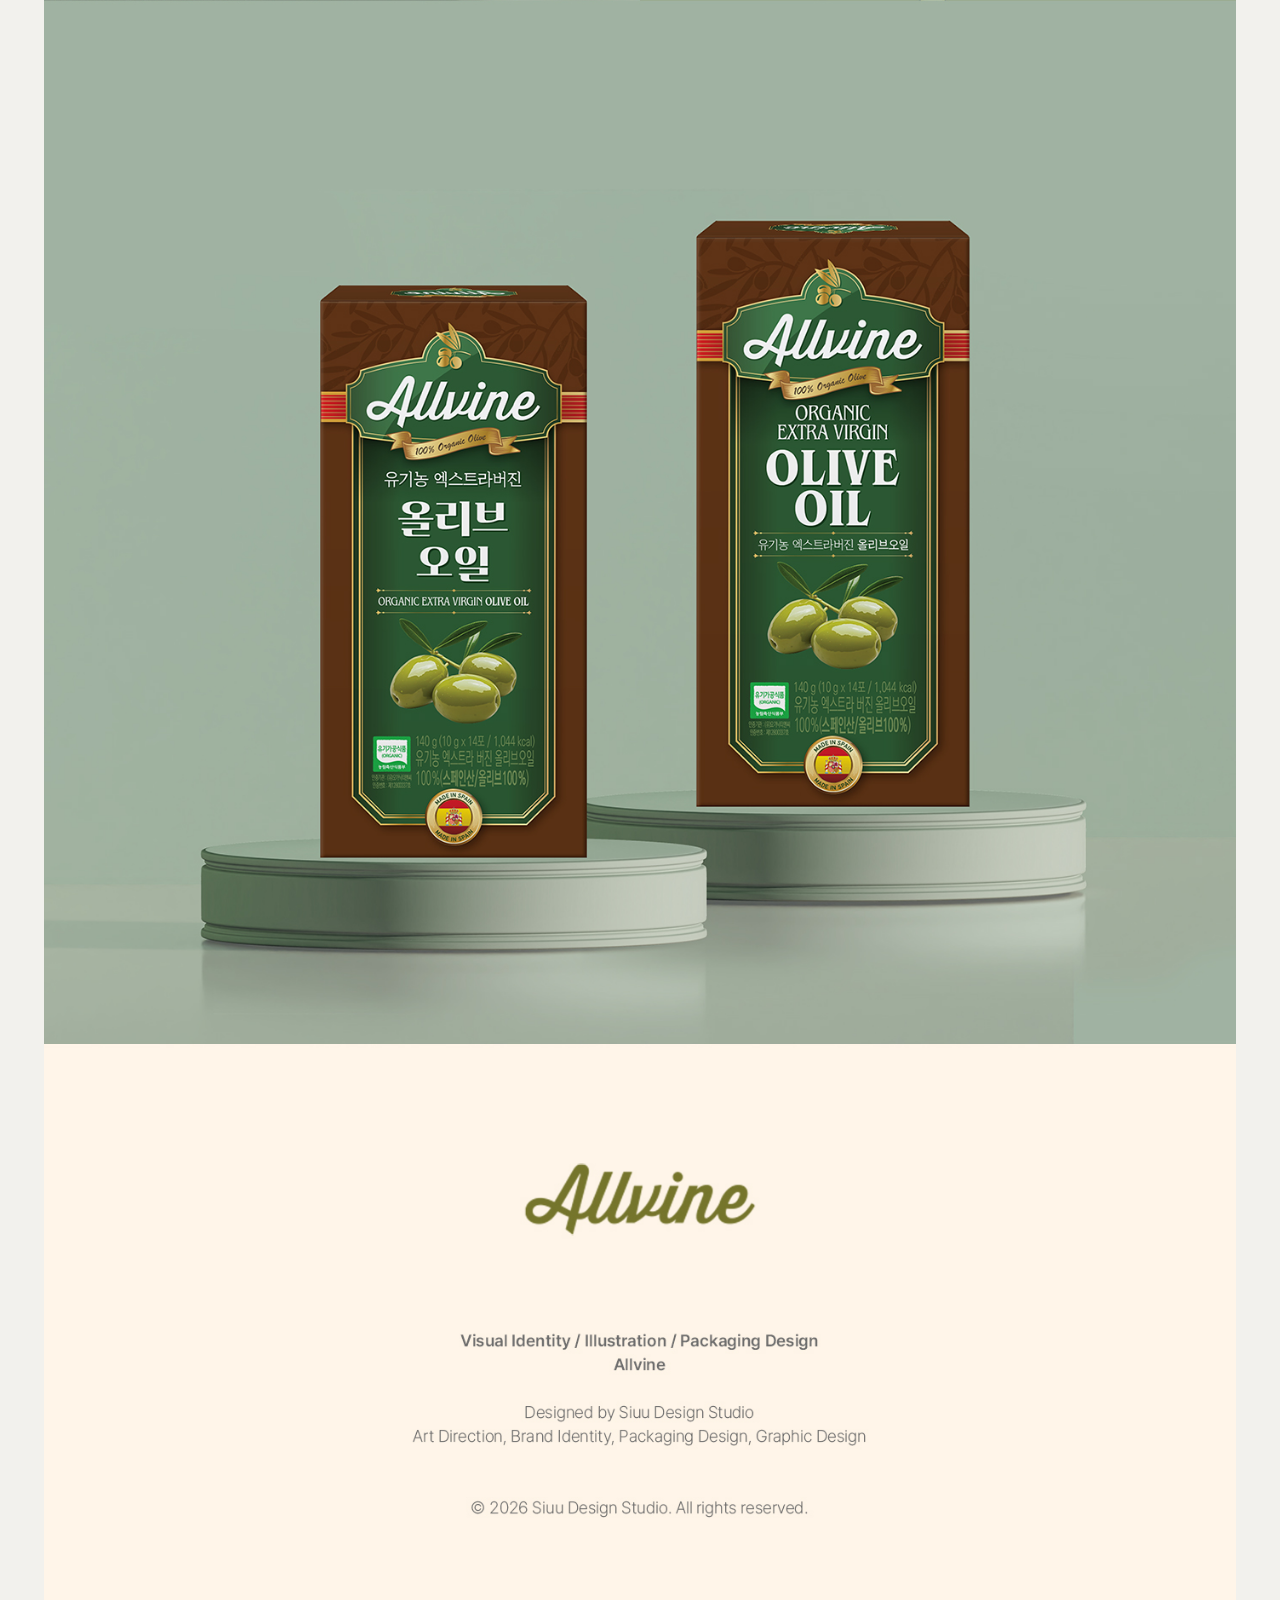
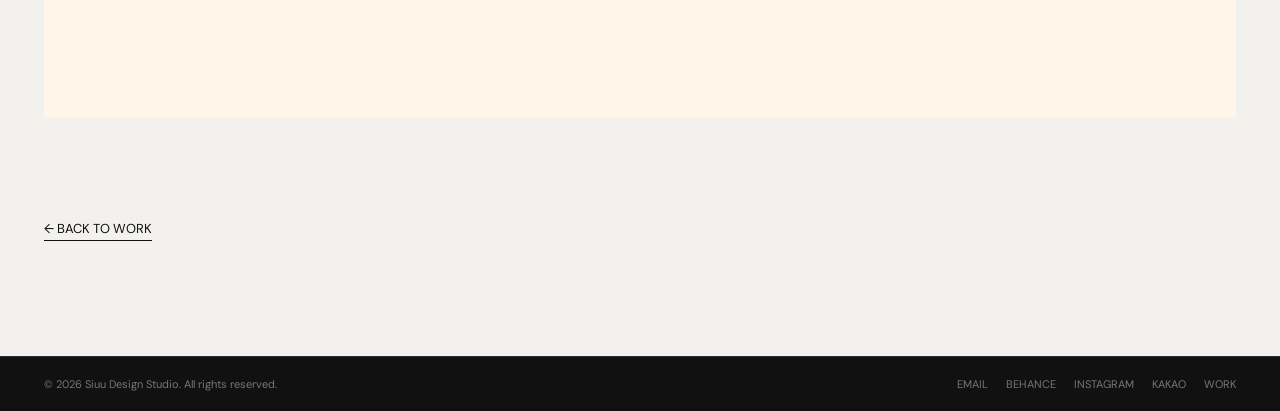
<file: project-olive.html>
<!doctype html><html lang="ko"><head>
<meta charset="utf-8"><meta name="viewport" content="width=device-width,initial-scale=1">
<title>Allvine Olive Oil Packaging — Siuu Design Studio</title>
<link rel="preconnect" href="https://fonts.googleapis.com"><link rel="preconnect" href="https://fonts.gstatic.com" crossorigin>
<link href="https://fonts.googleapis.com/css2?family=DM+Sans:wght@400;500;600;700&family=Noto+Sans+KR:wght@400;500;600;700&family=Playfair+Display:ital,wght@1,500&display=swap" rel="stylesheet">
<link rel="stylesheet" href="styles.css">
<style>
.case-page{padding:110px 3.4vw 9vw}
.case-head{padding:6vw 0 5vw}
.case-head .cat{font-size:11px;letter-spacing:.12em;color:#777}
.case-head h1{font-size:clamp(58px,8vw,125px);line-height:.9;letter-spacing:-.055em;margin:18px 0 30px}
.case-head p{font-size:18px;line-height:1.7;max-width:720px;color:#555}
.case-image{margin-bottom:4vw;background:#eee}
.case-image img{height:auto}
.back{display:inline-block;margin-top:4vw;border-bottom:1px solid #111;padding-bottom:3px;font-size:13px}
@media(max-width:760px){.case-page{padding:90px 5vw 16vw}.case-head{padding:14vw 0 10vw}}
</style></head><body>
<header class="header"><a class="mark" href="index.html">S</a><nav><a href="index.html#about">ABOUT</a><a href="index.html#work">WORK</a><a href="index.html#services">SERVICES</a><a class="contact-pill" href="index.html#contact">CONTACT</a></nav></header>
<main class="case-page">
  <section class="case-head">
    <div class="cat">Brand Identity · Packaging Design</div>
    <h2>Allvine Olive Oil Packaging</h2>
  </section>

  <div class="case-image">
    <img src="assets/Allvine_oliveoil.jpg" alt="Allvine Olive Oil Packaging">
  </div>

  <a class="back" href="index.html#work">← BACK TO WORK</a>
</main>

<footer>
  <span>© 2026 Siuu Design Studio. All rights reserved.</span>
  <div class="footer-links">
    <a href="mailto:siuu_design@naver.com">EMAIL</a>
    <a href="https://www.behance.net/Siuu_design" target="_blank" rel="noopener">BEHANCE</a>
    <a href="https://www.instagram.com/siuu_design/" target="_blank" rel="noopener">INSTAGRAM</a>
    <a href="http://pf.kakao.com/_dCxoeb" target="_blank" rel="noopener">KAKAO</a>
    <a href="work.html">WORK</a>
  </div>
</footer>
</body></html>
</file>
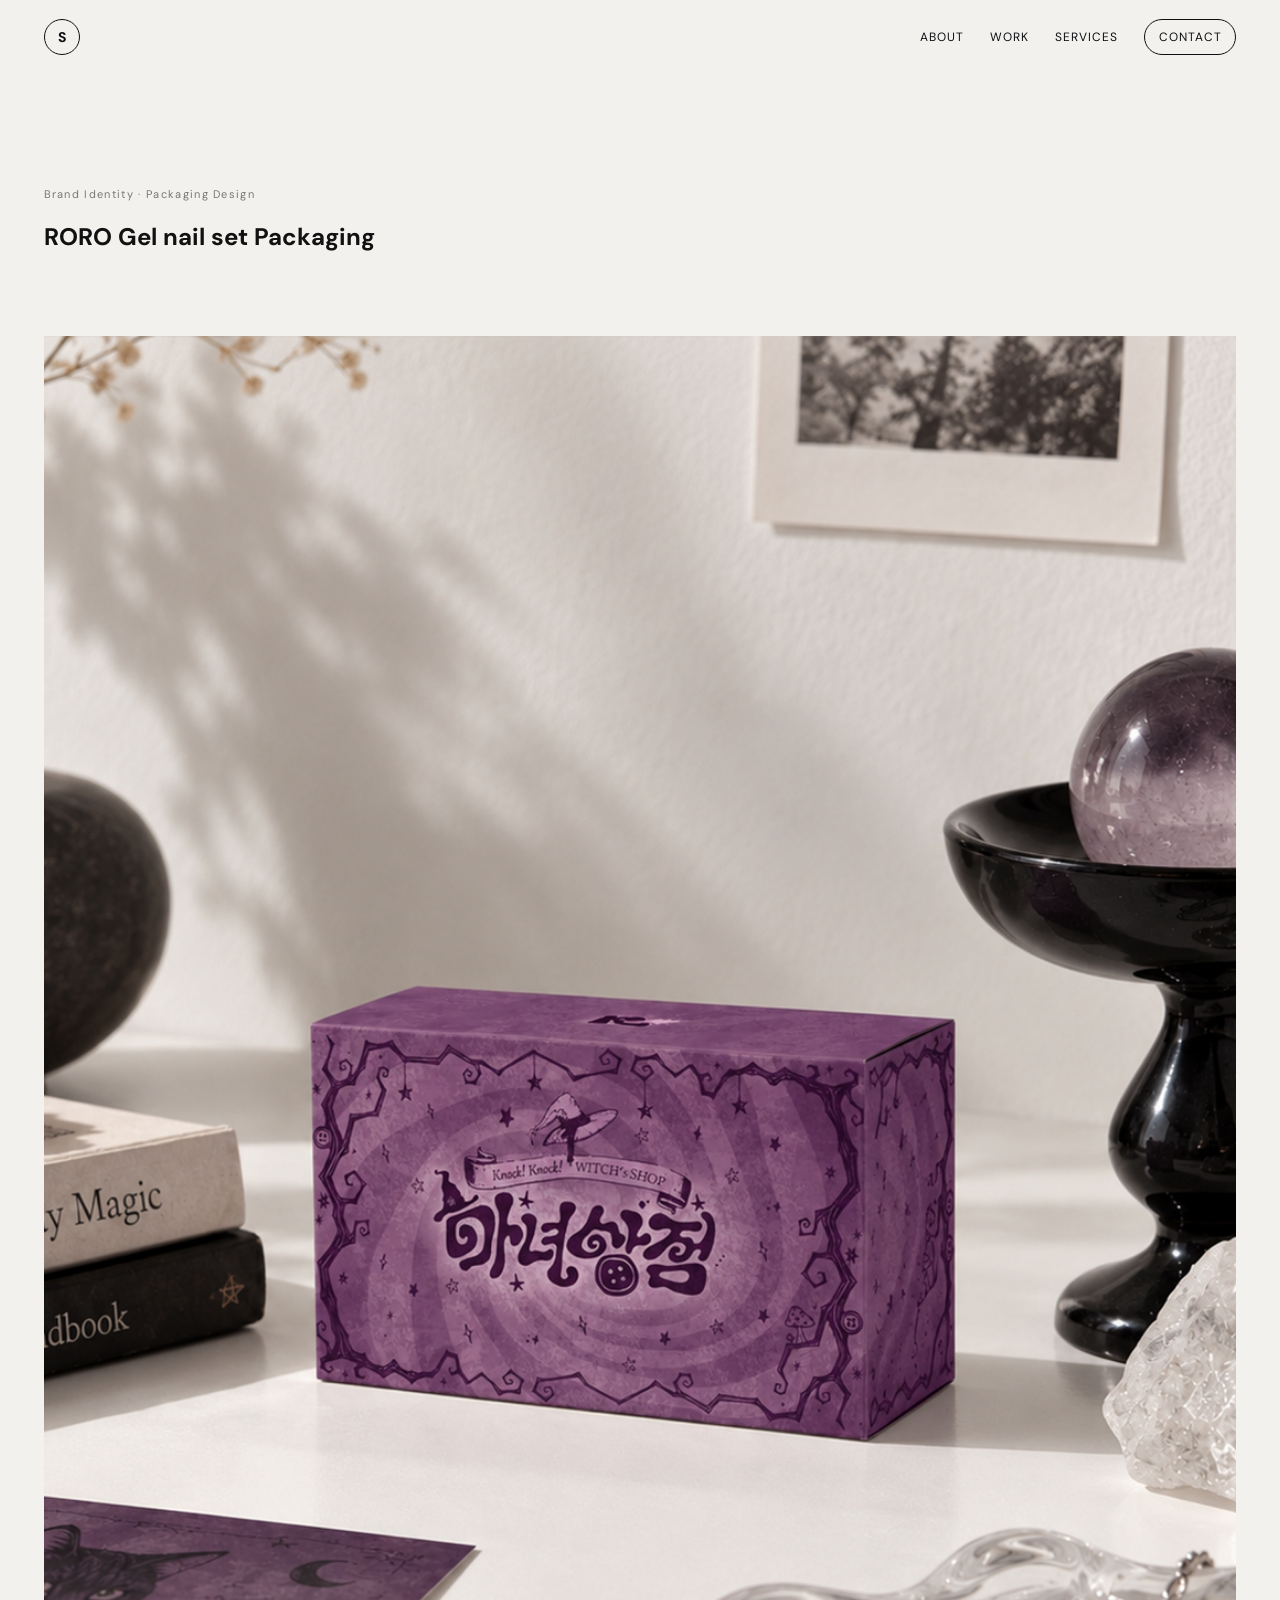
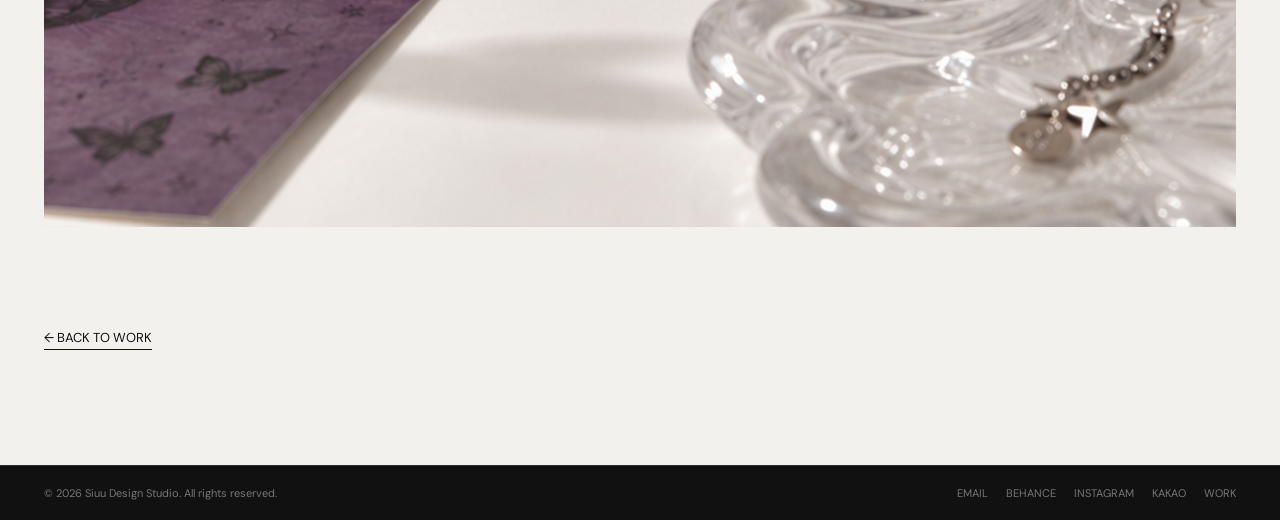
<file: project-roro_witch's-shop.html>
<!doctype html><html lang="ko"><head>
<meta charset="utf-8"><meta name="viewport" content="width=device-width,initial-scale=1">
<title>RORO Gel nail set Packaging — Siuu Design Studio</title>
<link rel="preconnect" href="https://fonts.googleapis.com"><link rel="preconnect" href="https://fonts.gstatic.com" crossorigin>
<link href="https://fonts.googleapis.com/css2?family=DM+Sans:wght@400;500;600;700&family=Noto+Sans+KR:wght@400;500;600;700&family=Playfair+Display:ital,wght@1,500&display=swap" rel="stylesheet">
<link rel="stylesheet" href="styles.css">
<style>
.case-page{padding:110px 3.4vw 9vw}
.case-head{padding:6vw 0 5vw}
.case-head .cat{font-size:11px;letter-spacing:.12em;color:#777}
.case-head h1{font-size:clamp(58px,8vw,125px);line-height:.9;letter-spacing:-.055em;margin:18px 0 30px}
.case-head p{font-size:18px;line-height:1.7;max-width:720px;color:#555}
.case-image{margin-bottom:4vw;background:#eee}
.case-image img{height:auto}
.back{display:inline-block;margin-top:4vw;border-bottom:1px solid #111;padding-bottom:3px;font-size:13px}
@media(max-width:760px){.case-page{padding:90px 5vw 16vw}.case-head{padding:14vw 0 10vw}}
</style></head><body>
<header class="header"><a class="mark" href="index.html">S</a><nav><a href="index.html#about">ABOUT</a><a href="index.html#work">WORK</a><a href="index.html#services">SERVICES</a><a class="contact-pill" href="index.html#contact">CONTACT</a></nav></header>
<main class="case-page">
  <section class="case-head">
    <div class="cat">Brand Identity · Packaging Design</div>
    <h2>RORO Gel nail set Packaging</h2>
  </section>

  <div class="case-image">
    <img src="assets/roro_witch's shop_thumb.jpg" alt="RORO Gel nail set Packaging">
  </div>

  <a class="back" href="index.html#work">← BACK TO WORK</a>
</main>

<footer>
  <span>© 2026 Siuu Design Studio. All rights reserved.</span>
  <div class="footer-links">
    <a href="mailto:siuu_design@naver.com">EMAIL</a>
    <a href="https://www.behance.net/Siuu_design" target="_blank" rel="noopener">BEHANCE</a>
    <a href="https://www.instagram.com/siuu_design/" target="_blank" rel="noopener">INSTAGRAM</a>
    <a href="http://pf.kakao.com/_dCxoeb" target="_blank" rel="noopener">KAKAO</a>
    <a href="work.html">WORK</a>
  </div>
</footer>
</body></html>
</file>
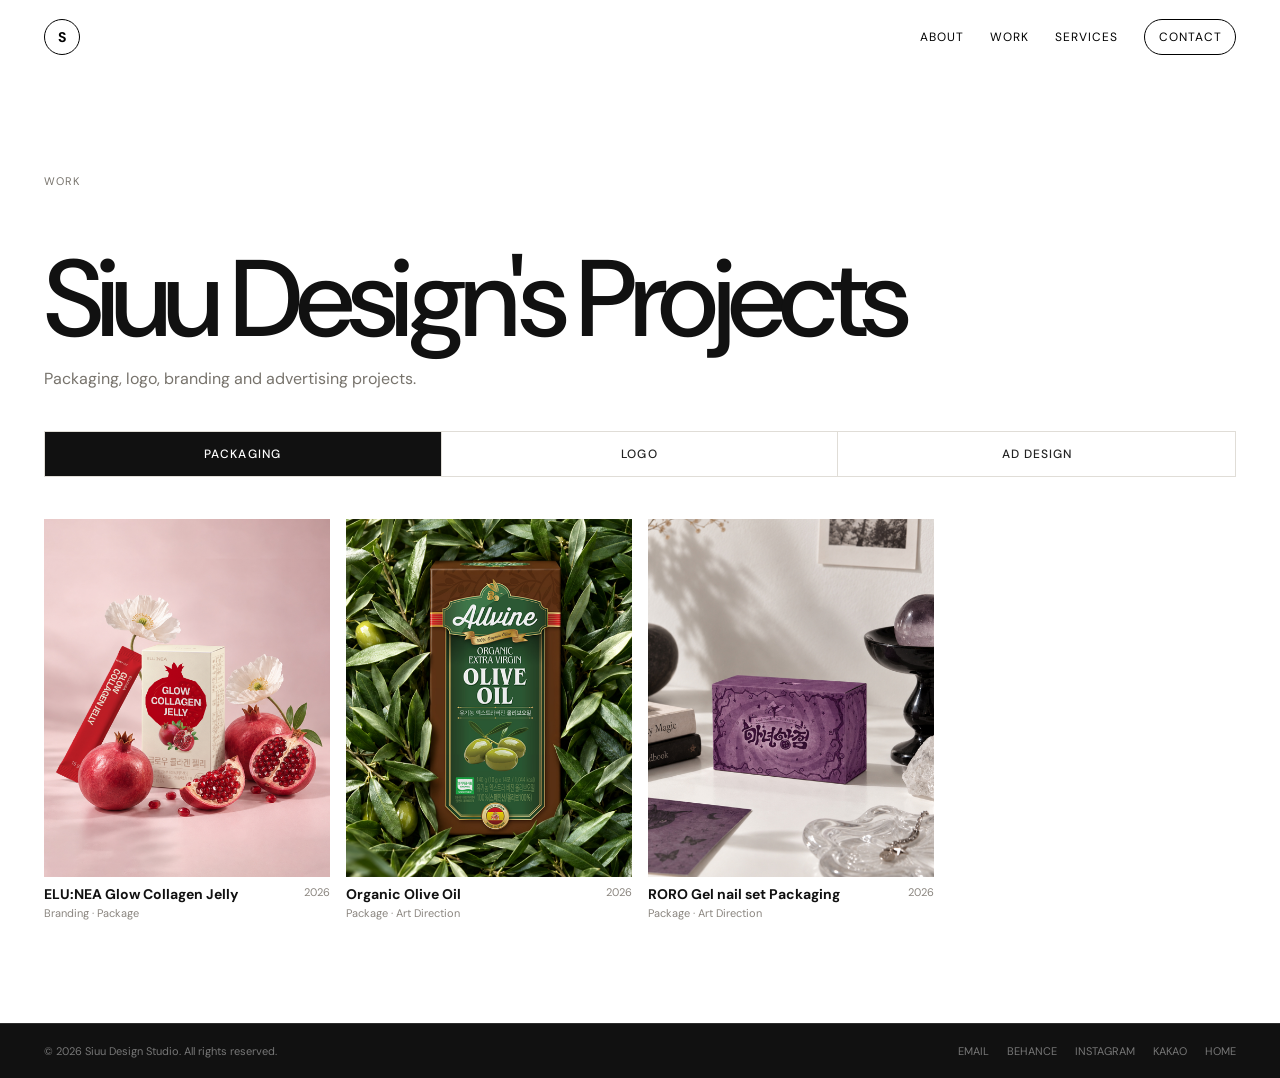
<file: work.html>
<!doctype html>
<html lang="ko">
<head>
  <meta charset="utf-8">
  <meta name="viewport" content="width=device-width,initial-scale=1">
  <title>Work — Siuu Design Studio</title>
  <link rel="preconnect" href="https://fonts.googleapis.com">
  <link rel="preconnect" href="https://fonts.gstatic.com" crossorigin>
  <link href="https://fonts.googleapis.com/css2?family=DM+Sans:wght@400;500;600;700&family=Noto+Sans+KR:wght@400;500;600;700&family=Playfair+Display:ital,wght@1,500&display=swap" rel="stylesheet">
  <link rel="stylesheet" href="styles.css">
</head>
<body>
<header class="header">
  <a class="mark" href="index.html">S</a>
  <nav>
    <a href="index.html#about">ABOUT</a>
    <a href="work.html">WORK</a>
    <a href="index.html#services">SERVICES</a>
    <a class="contact-pill" href="index.html#contact">CONTACT</a>
  </nav>
</header>

<main class="work-section" style="padding-top:110px;">
  <div class="work-head" style="padding-top:5vw;">
    <div class="section-index">WORK</div>
    <h2>Siuu Design's Projects</h2>
    <p>Packaging, logo, branding and advertising projects.</p>
    <div class="filters">
      <button class="active" data-filter="package"><span class="filter-en">PACKAGING</span><span class="filter-ko">패키지 디자인</span></button>
      <button data-filter="logo"><span class="filter-en">LOGO</span><span class="filter-ko">로고 디자인</span></button>
      <button data-filter="ad"><span class="filter-en">AD DESIGN</span><span class="filter-ko">상세페이지</span></button>
    </div>
  </div>

  <div class="projects">
    <a class="project" href="project-glow.html" data-cat="package">
      <div class="project-image"><img src="assets/ELUNEA_glow_thumb.jpg" alt="ELU:NEA Glow Collagen Jelly"></div>
      <div class="project-caption"><div><h3>ELU:NEA Glow Collagen Jelly</h3><p>Branding · Package</p></div><span>2026</span></div>
    </a>

    <a class="project" href="project-olive.html" data-cat="package">
      <div class="project-image"><img src="assets/Allvine_oliveoil_thumb.jpg" alt="Organic Olive Oil"></div>
      <div class="project-caption"><div><h3>Organic Olive Oil</h3><p>Package · Art Direction</p></div><span>2026</span></div>
    </a>

    <a class="project" href="project-roro_witch's-shop.html" data-cat="package">
      <div class="project-image top"><img src="assets/roro_witch's shop_thumb.jpg" alt="RORO Gel nail set Packaging"></div>
      <div class="project-caption"><div><h3>RORO Gel nail set Packaging</h3><p>Package · Art Direction</p></div><span>2026</span></div>
    </a>


  </div>
</main>

<footer>
  <span>© 2026 Siuu Design Studio. All rights reserved.</span>
  <div class="footer-links">
    <a href="mailto:siuu_design@naver.com">EMAIL</a>
    <a href="https://www.behance.net/Siuu_design" target="_blank" rel="noopener">BEHANCE</a>
    <a href="https://www.instagram.com/siuu_design/" target="_blank" rel="noopener">INSTAGRAM</a>
    <a href="http://pf.kakao.com/_dCxoeb" target="_blank" rel="noopener">KAKAO</a>
    <a href="index.html">HOME</a>
  </div>
</footer>

<script>
const buttons = document.querySelectorAll('.filters button');
const projects = document.querySelectorAll('.project');

function applyFilter(filter){
  projects.forEach(card => {
    const cats = (card.dataset.cat || '').split(' ');
    card.style.display = cats.includes(filter) ? '' : 'none';
  });
}

applyFilter('package');

buttons.forEach(btn => {
  btn.addEventListener('click', () => {
    buttons.forEach(b => b.classList.remove('active'));
    btn.classList.add('active');
    applyFilter(btn.dataset.filter);
  });
});
</script>
</body>
</html>
</file>
<file: styles.css>
:root{
  --bg:#f2f1ed;
  --ink:#111;
  --muted:#77736c;
  --line:#cfcac1;
  --white:#fff;
}
*{box-sizing:border-box}
html{scroll-behavior:smooth}
body{
  margin:0;background:var(--bg);color:var(--ink);
  font-family:"DM Sans","Noto Sans KR",sans-serif;
}
a{color:inherit;text-decoration:none}
img{display:block;width:100%;height:100%;object-fit:cover}
.header{
  position:fixed;top:0;left:0;right:0;z-index:30;
  height:74px;padding:0 3.4vw;display:flex;align-items:center;justify-content:space-between;
  mix-blend-mode:difference;color:#fff;
}
.mark{
  width:36px;height:36px;border:1px solid currentColor;border-radius:50%;
  display:grid;place-items:center;font-weight:700;font-size:14px
}
.header nav{display:flex;align-items:center;gap:26px;font-size:12px;letter-spacing:.08em}
.contact-pill{border:1px solid currentColor;border-radius:999px;padding:9px 14px}
.hero{
  min-height:100vh;padding:95px 3.4vw 3.4vw;
  display:flex;flex-direction:column;justify-content:space-between;
  background:#111;color:white
}
.hero-top,.hero-bottom{display:flex;justify-content:space-between;align-items:flex-end;gap:30px;font-size:12px;letter-spacing:.08em}
.hero h1{
  margin:auto 0;font-size:clamp(72px,10vw,165px);
  line-height:.84;letter-spacing:-.065em;font-weight:500;
}
.hero h1 em{font-family:"Playfair Display",serif;font-weight:500}
.hero-bottom p{font-size:16px;letter-spacing:0;max-width:520px}
.hero-bottom a{border-bottom:1px solid white;padding-bottom:4px}
.section-pad{padding:9vw 3.4vw}
.section-index{font-size:11px;letter-spacing:.12em;color:var(--muted);margin-bottom:5vw}
.about-grid{display:grid;grid-template-columns:1.05fr .95fr;gap:8vw}
.about-grid h2{
  font-size:clamp(48px,6.6vw,102px);line-height:.92;letter-spacing:-.055em;margin:0
}
.about-copy{padding-top:6px}
.about-copy p{font-size:18px;line-height:1.7;margin:0 0 24px}
.about-copy .en{font-size:22px;line-height:1.55}
.facts{display:grid;grid-template-columns:1fr 1fr;gap:16px;margin-top:50px;border-top:1px solid var(--line)}
.facts div{padding-top:14px}
.facts strong{display:block;font-size:24px;margin-bottom:5px}
.facts span{font-size:12px;color:var(--muted)}
.work-section{background:#fff}
.work-head h2{
  margin:0;font-size:clamp(60px,8.5vw,132px);line-height:.88;letter-spacing:-.06em;font-weight:500
}
.work-head>p{font-size:16px;color:var(--muted);margin:20px 0 42px}
.filters{display:flex;gap:22px;flex-wrap:wrap;border-top:1px solid #ddd;padding-top:18px}
.filters button{
  border:0;background:none;padding:0;color:#999;font:600 12px "DM Sans";
  letter-spacing:.09em;cursor:pointer
}
.filters button.active,.filters button:hover{color:#111}
.projects{
  display:grid;grid-template-columns:repeat(2,minmax(0,1fr));
  gap:4.8vw 1.8vw;padding:0 3.4vw 9vw
}
.project.large{grid-column:span 2}
.project-image{overflow:hidden;background:#e9e7e1;aspect-ratio:4/5}
.project-image.landscape,.large .project-image{aspect-ratio:16/8.4}
.project-image.square{aspect-ratio:1/1}
.project-image.top img{object-position:center top}
.project img{transition:transform .7s cubic-bezier(.2,.7,.2,1)}
.project:hover img{transform:scale(1.018)}
.project-caption{
  display:flex;justify-content:space-between;gap:20px;
  border-top:1px solid #ccc;padding-top:12px;margin-top:10px
}
.project-caption h3{margin:0 0 4px;font-size:17px}
.project-caption p,.project-caption span{margin:0;color:#8a857f;font-size:12px}
.placeholder-box{display:flex;align-items:center;justify-content:center;color:#aaa;font-size:20px;letter-spacing:.05em;text-align:center}
.services-title{display:grid;grid-template-columns:1fr 1fr;gap:6vw;margin-bottom:6vw}
.services-title h2{
  font-size:clamp(54px,7vw,105px);line-height:.9;letter-spacing:-.055em;margin:0
}
.services-title p{align-self:end;font-size:17px;color:var(--muted)}
.service-list{border-top:1px solid var(--line)}
.service-list div{
  display:grid;grid-template-columns:60px 1fr 1fr;align-items:center;
  gap:30px;padding:26px 0;border-bottom:1px solid var(--line)
}
.service-list span{font-size:11px;color:var(--muted)}
.service-list strong{font-size:30px;letter-spacing:-.03em}
.service-list p{margin:0;color:var(--muted);font-size:14px}
.process{background:#dedbd4}
.process-grid{display:grid;grid-template-columns:1fr 1fr;gap:8vw}
.process h2{font-size:clamp(48px,6.3vw,96px);line-height:.95;letter-spacing:-.05em;margin:0}
.steps{border-top:1px solid #aaa}
.steps div{display:grid;grid-template-columns:50px 120px 1fr;gap:20px;padding:18px 0;border-bottom:1px solid #aaa}
.steps span{font-size:11px;color:#777}.steps h3{margin:0;font-size:16px}.steps p{margin:0;color:#666;font-size:13px}
.contact{background:#111;color:white;padding:10vw 3.4vw 7vw}
.contact-small{font-size:11px;letter-spacing:.12em;color:#888;margin-bottom:6vw}
.contact h2{font-size:clamp(72px,11vw,170px);line-height:.82;letter-spacing:-.065em;margin:0 0 38px;font-weight:500}
.contact h2 em{font-family:"Playfair Display",serif;font-weight:500}
.contact>p{font-size:17px;color:#aaa}
.contact-links{display:flex;gap:26px;margin-top:46px}
.contact-links a{font-size:13px;border-bottom:1px solid #777;padding-bottom:4px}
footer{
  background:#111;color:#777;border-top:1px solid #2d2d2d;
  display:flex;justify-content:space-between;padding:20px 3.4vw;font-size:11px
}
@media(max-width:760px){
  .header{padding:0 5vw;height:64px}.header nav{gap:14px}.header nav a:nth-child(1),.header nav a:nth-child(3){display:none}
  .hero{padding:84px 5vw 6vw}.hero-top span:last-child{display:none}.hero-bottom{align-items:flex-start;flex-direction:column}
  .section-pad{padding:18vw 5vw}.about-grid,.services-title,.process-grid{grid-template-columns:1fr;gap:8vw}
  .facts{grid-template-columns:1fr 1fr}
  .projects{grid-template-columns:1fr;padding:0 5vw 18vw;gap:13vw}.project.large{grid-column:auto}.project-image.landscape,.large .project-image{aspect-ratio:4/5}
  .filters{gap:15px}
  .service-list div{grid-template-columns:40px 1fr;gap:10px}.service-list p{grid-column:2}
  .steps div{grid-template-columns:35px 80px 1fr}
  .contact{padding:20vw 5vw 14vw}.contact-links{flex-wrap:wrap}
  footer{padding:18px 5vw;gap:18px;flex-direction:column}
}


/* ===== Compact 4-column portfolio grid ===== */
.projects{
  display:grid;
  grid-template-columns:repeat(4,minmax(0,1fr));
  gap:1.2vw;
  padding:0 0 8vw;
  margin:0 0;
}
.work-section .projects{
  padding-left:0;
  padding-right:0;
}
.project,
.project.large{
  grid-column:auto !important;
}
.project-image,
.project-image.landscape,
.project-image.square,
.large .project-image{
  aspect-ratio:1 / 1.12;
  min-height:0;
}
.project-caption{
  border-top:0;
  margin-top:8px;
  padding-top:0;
}
.project-caption h3{
  font-size:14px;
  line-height:1.3;
  margin-bottom:3px;
}
.project-caption p,
.project-caption span{
  font-size:11px;
}
.work-head.section-pad{
  padding-bottom:2.5vw;
}
.work-section{
  padding-left:3.4vw;
  padding-right:3.4vw;
}
.work-head{
  padding-left:0;
  padding-right:0;
}
.filters{
  display:grid;
  grid-template-columns:repeat(3,1fr);
  gap:0;
  border:1px solid #e0ddd7;
  padding:0;
}
.filters button{
  padding:14px 10px;
  border-right:1px solid #e0ddd7;
  font-weight:500;
  background:#fff;
  color:#222;
}
.filters button:last-child{border-right:0}
.filters button.active,
.filters button:hover{
  background:#111;
  color:#fff;
}
.home-feature .feature-card{
  aspect-ratio:16/7;
}
@media(max-width:1100px){
  .projects{grid-template-columns:repeat(3,minmax(0,1fr))}
}
@media(max-width:760px){
  .work-section{padding-left:5vw;padding-right:5vw}
  .projects{grid-template-columns:repeat(2,minmax(0,1fr));gap:6vw 3vw;padding-bottom:18vw}
  .filters{grid-template-columns:repeat(2,1fr)}
  .project-image,
  .project-image.landscape,
  .project-image.square,
  .large .project-image{aspect-ratio:1 / 1.15}
}

.footer-links{
  display:flex;
  gap:18px;
  flex-wrap:wrap;
}
.footer-links a:hover{color:#fff}
.site-footer.light .footer-links a:hover,
footer:not(.site-footer) .footer-links a:hover{color:#111}
@media(max-width:760px){
  .footer-links{gap:14px}
}




/* Work category: swap English label to Korean on hover */
.filters button::before,
.filters button::after{
  content:none !important;
}
.filter-ko{
  display:none;
  font-family:"Noto Sans KR","DM Sans",sans-serif;
  letter-spacing:0;
}
.filters button:hover .filter-en{
  display:none;
}
.filters button:hover .filter-ko{
  display:inline;
}


/* More spacing between category filters and portfolio thumbnails */
.work-section .filters{
  margin-bottom:42px;
}

/* Keep the same 3-category filter layout on both index and work pages */
.filters{
  grid-template-columns:repeat(3,1fr) !important;
}

@media(max-width:760px){
  .work-section .filters{
    margin-bottom:28px;
  }
}


/* Larger, more visible contact links */
.contact-links{
  display:flex;
  flex-wrap:wrap;
  gap:18px 34px;
  margin-top:54px;
}
.contact-links a{
  font-size:clamp(20px,2.2vw,34px) !important;
  font-weight:600;
  letter-spacing:-0.02em;
  border-bottom:2px solid currentColor !important;
  padding-bottom:5px;
  transition:opacity .2s ease, transform .2s ease;
}
.contact-links a:hover{
  opacity:.58;
  transform:translateY(-2px);
}

@media(max-width:760px){
  .contact-links{
    gap:16px 24px;
    margin-top:40px;
  }
  .contact-links a{
    font-size:22px !important;
  }
}


/* Portfolio thumbnails: 1080 × 1350 ratio (4:5) */
.projects{
  grid-template-columns:repeat(4,minmax(0,1fr)) !important;
}

.project-image,
.project-image.landscape,
.project-image.square,
.large .project-image{
  aspect-ratio:4 / 5 !important;
}

.project-image img{
  width:100%;
  height:100%;
  object-fit:cover;
}

/* Keep responsive behavior */
@media(max-width:1100px){
  .projects{
    grid-template-columns:repeat(3,minmax(0,1fr)) !important;
  }
}

@media(max-width:760px){
  .projects{
    grid-template-columns:repeat(2,minmax(0,1fr)) !important;
  }
}
</file>
